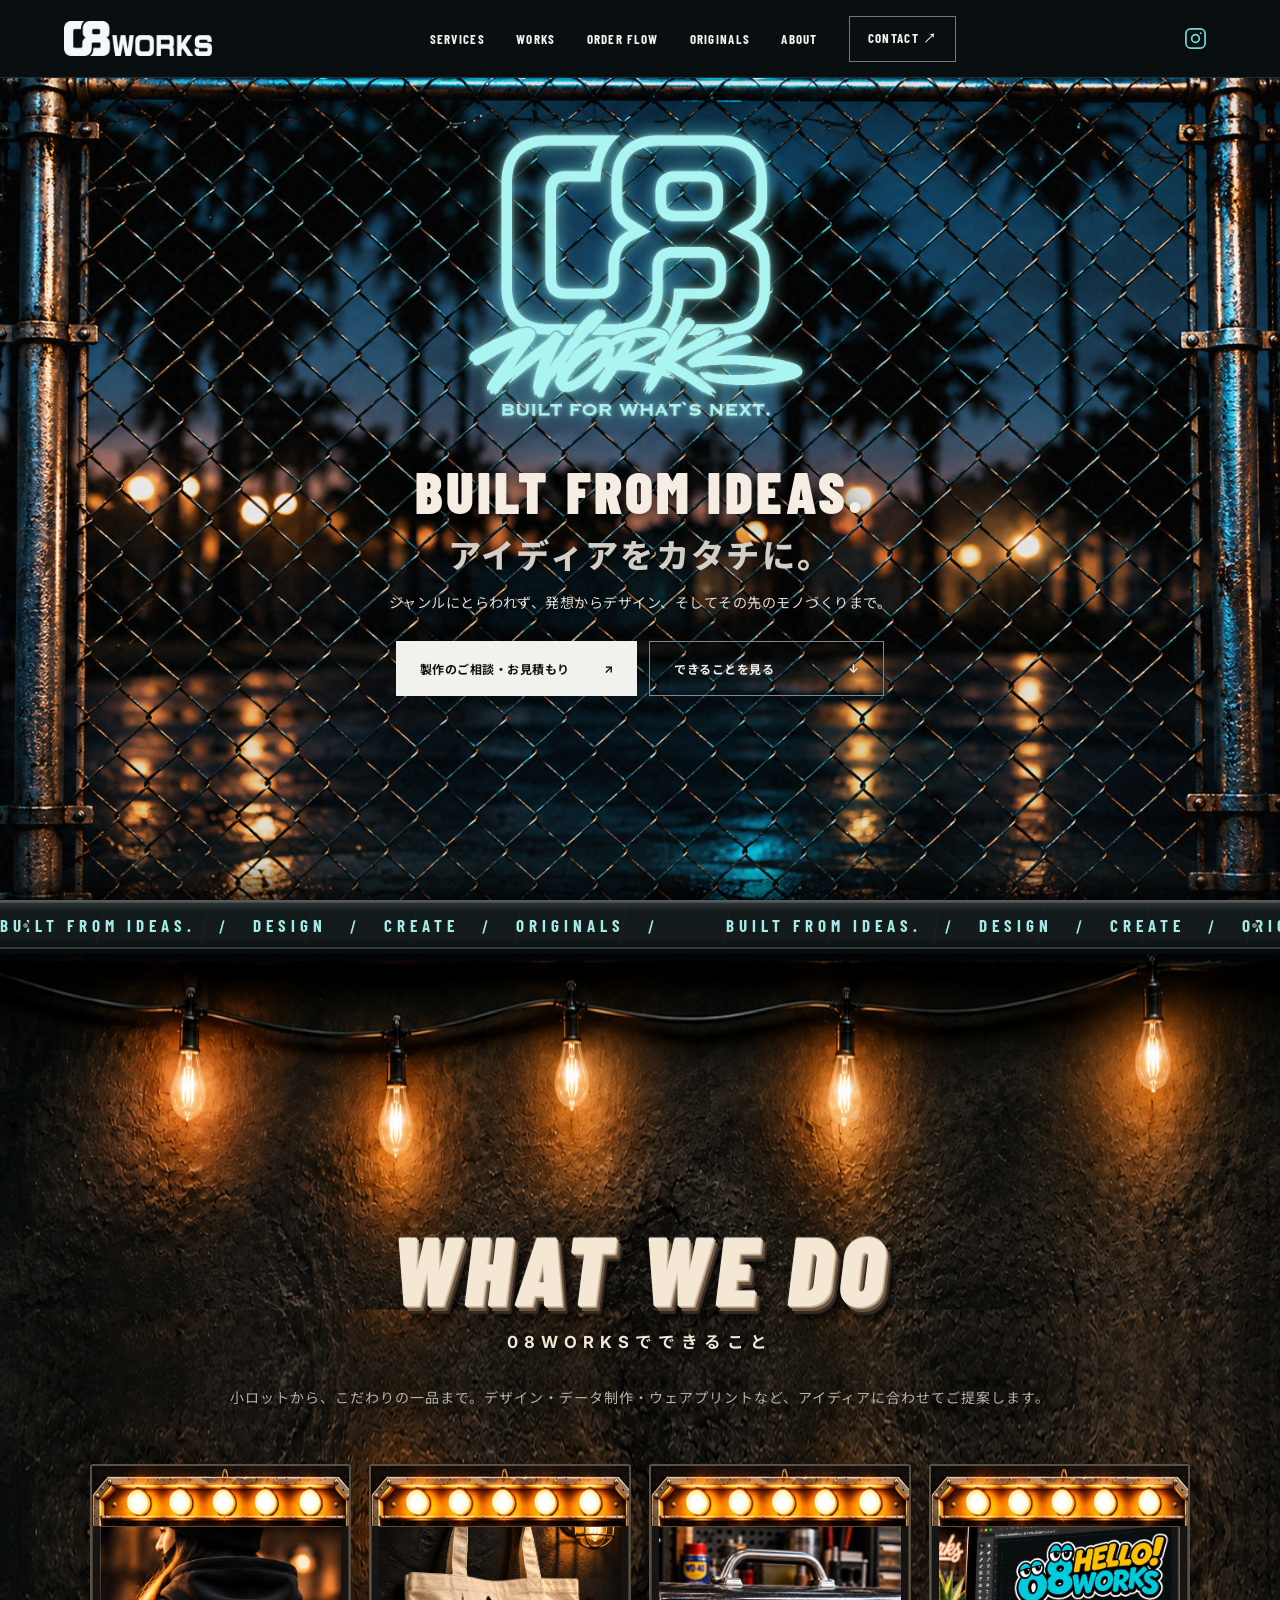
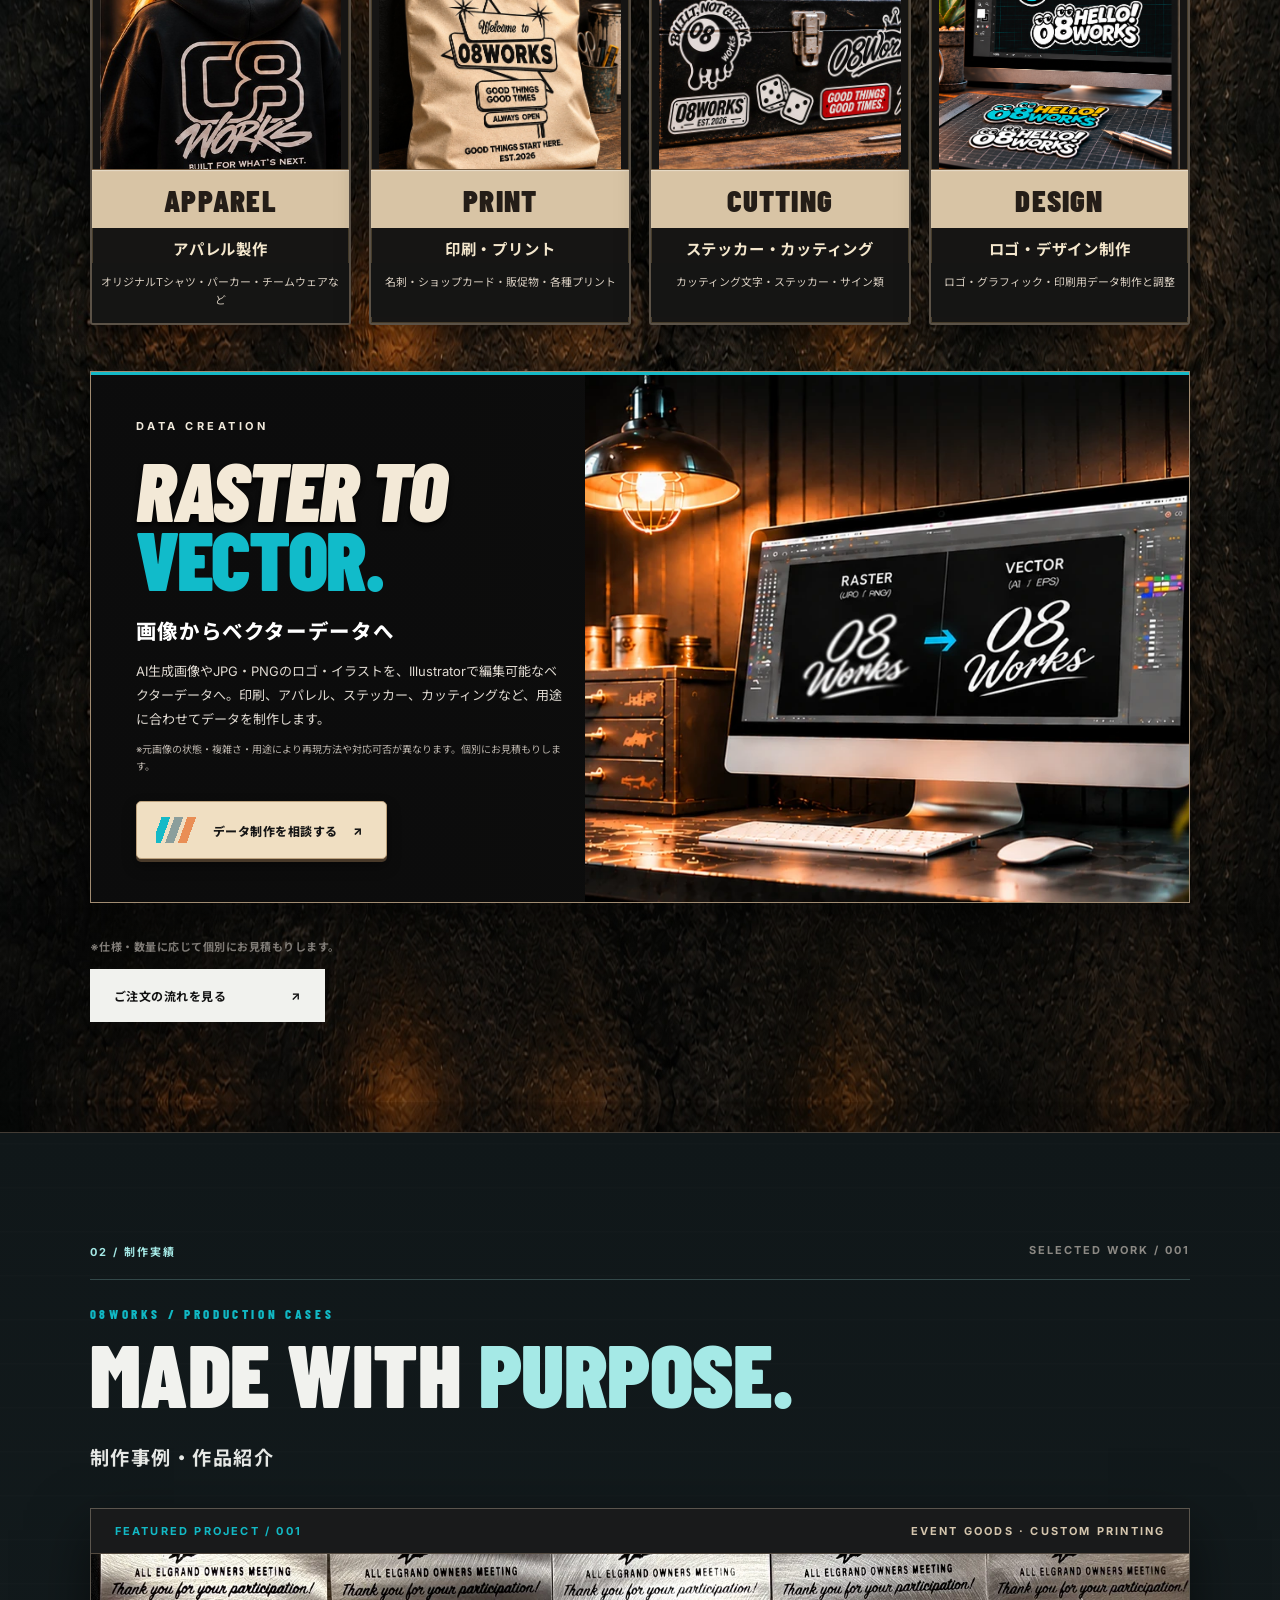
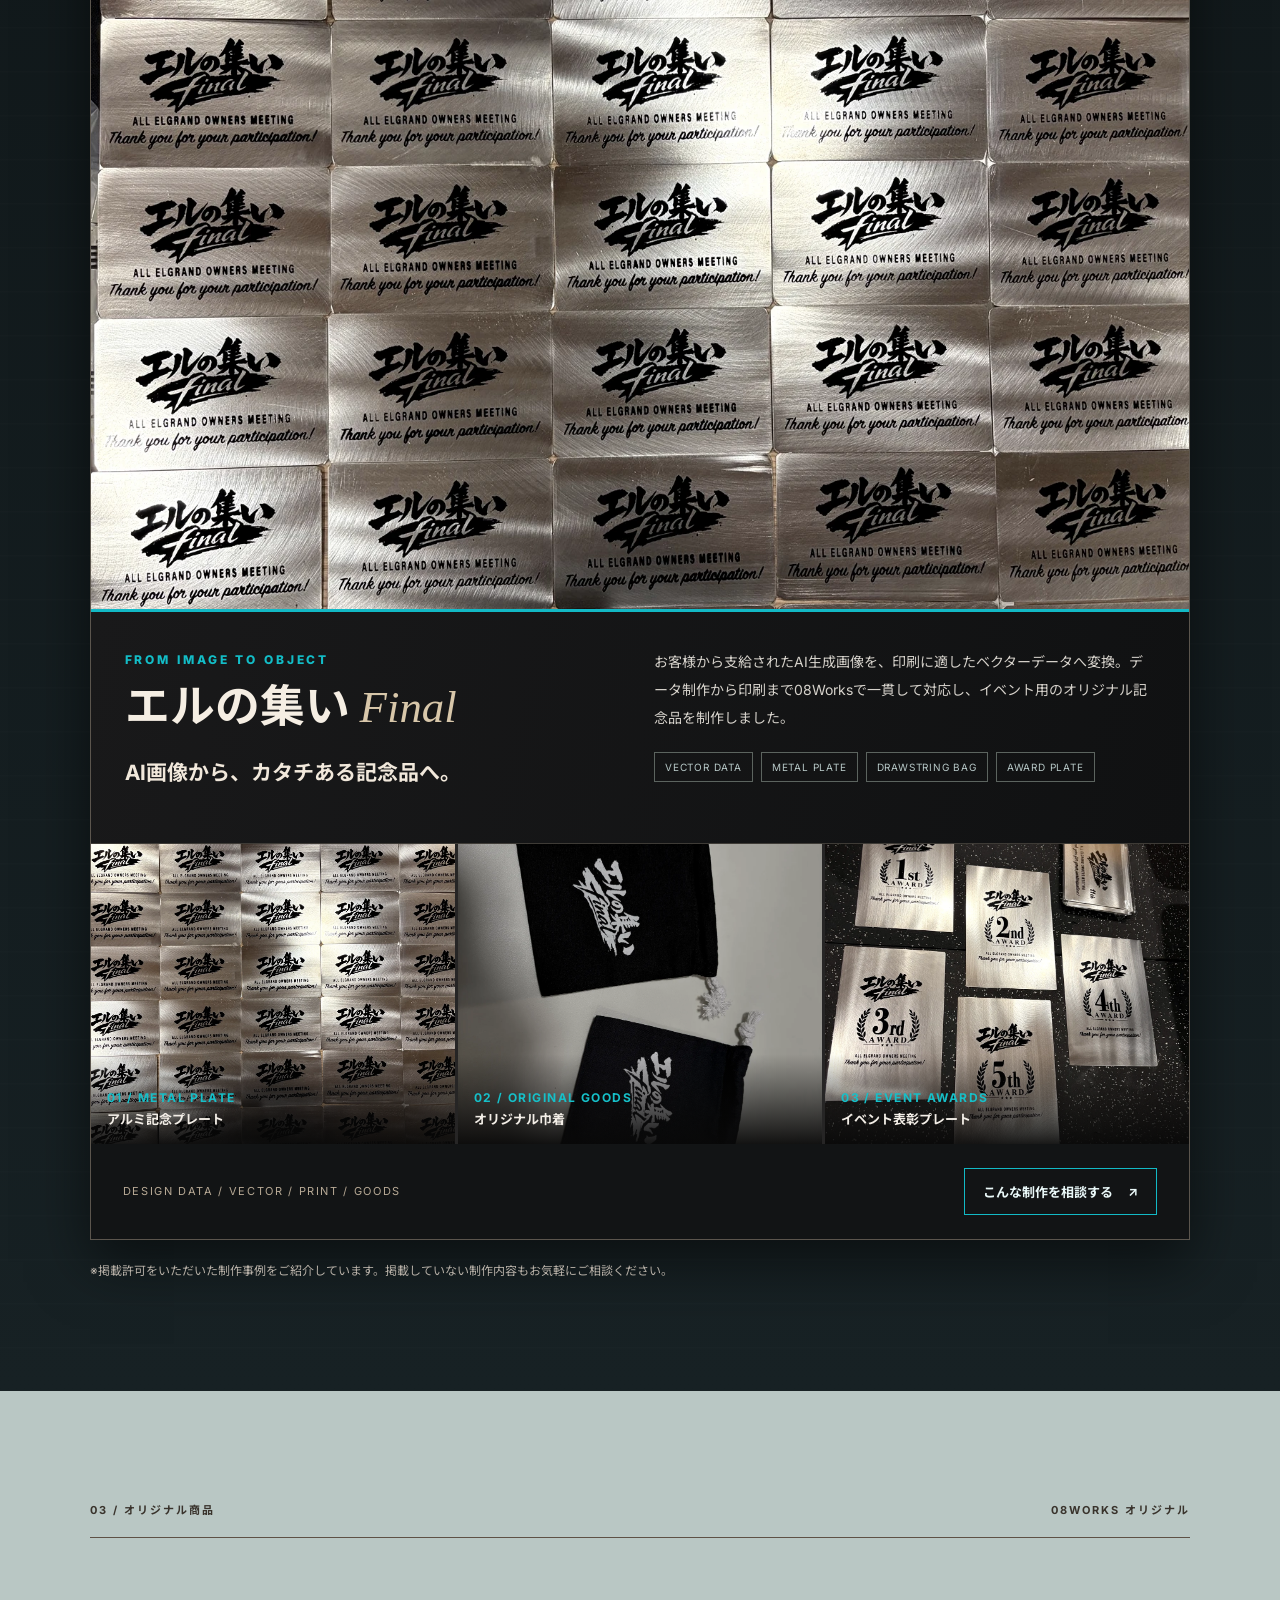
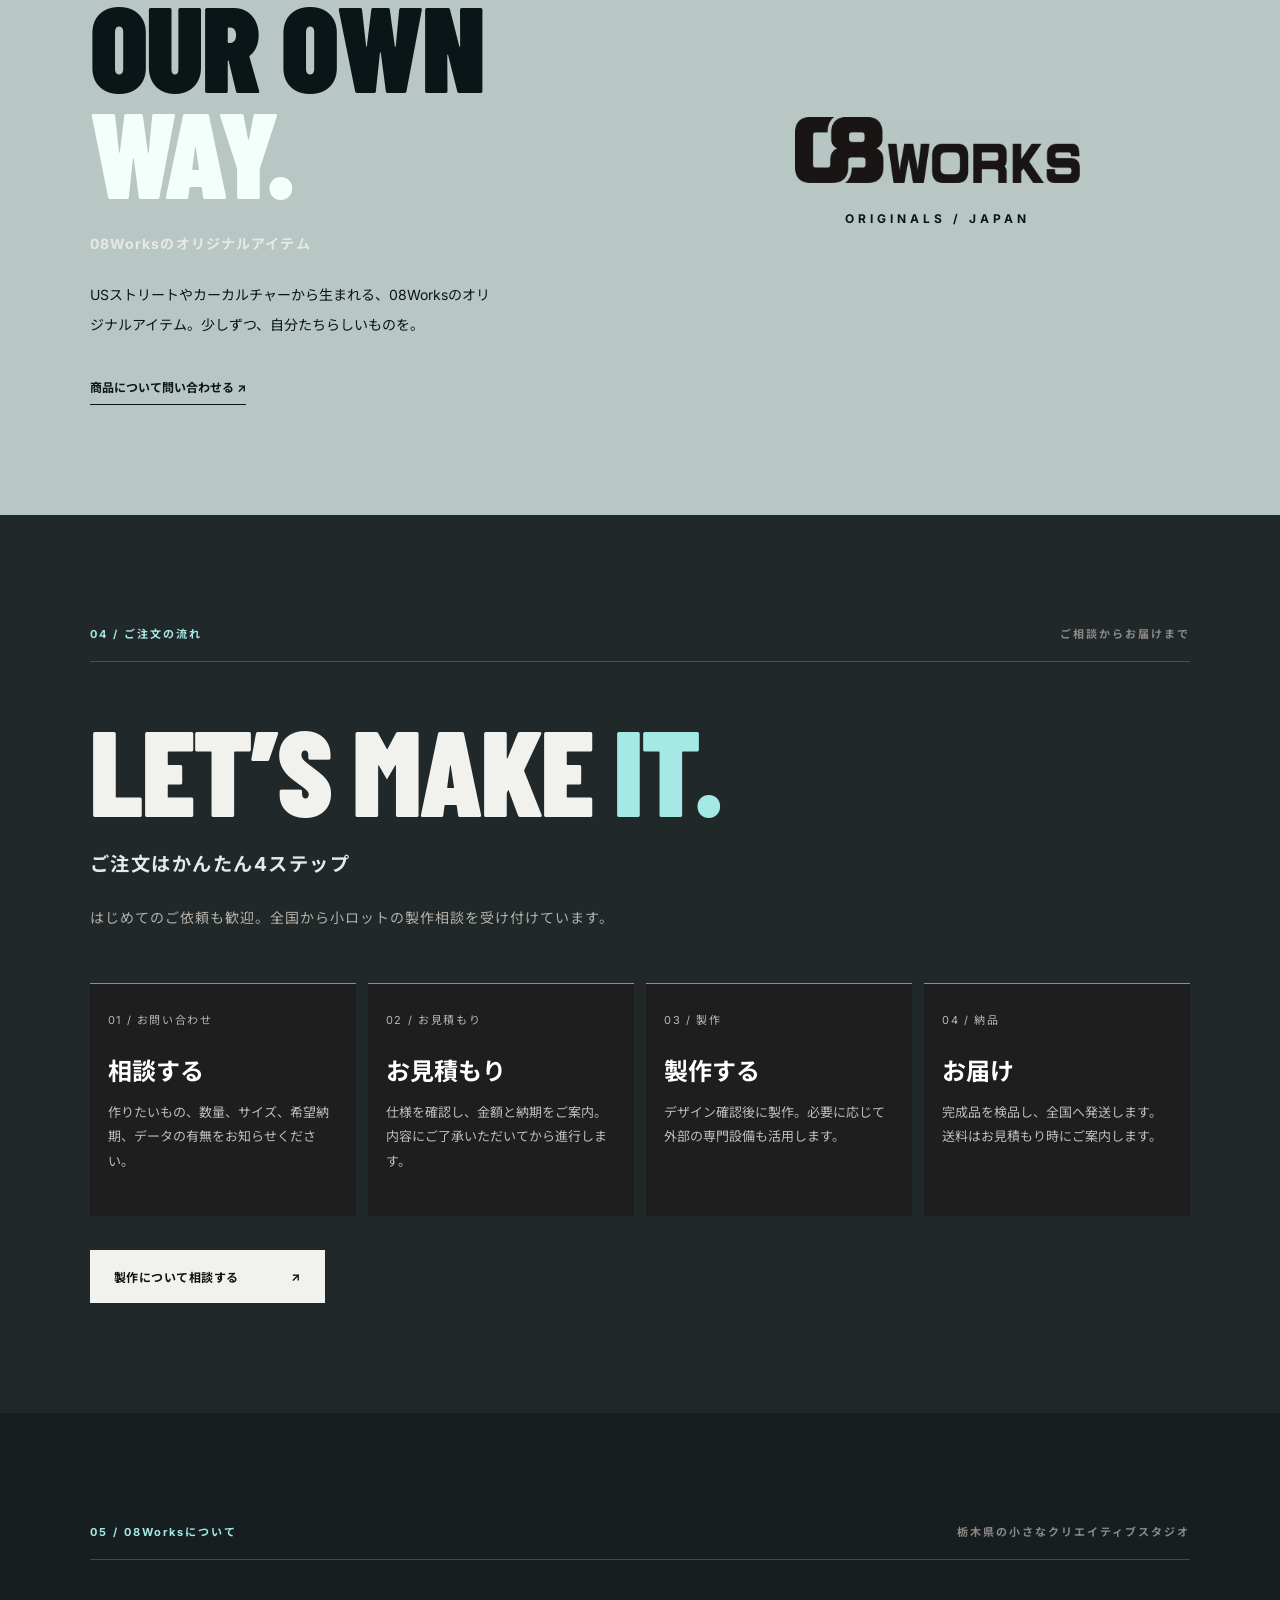
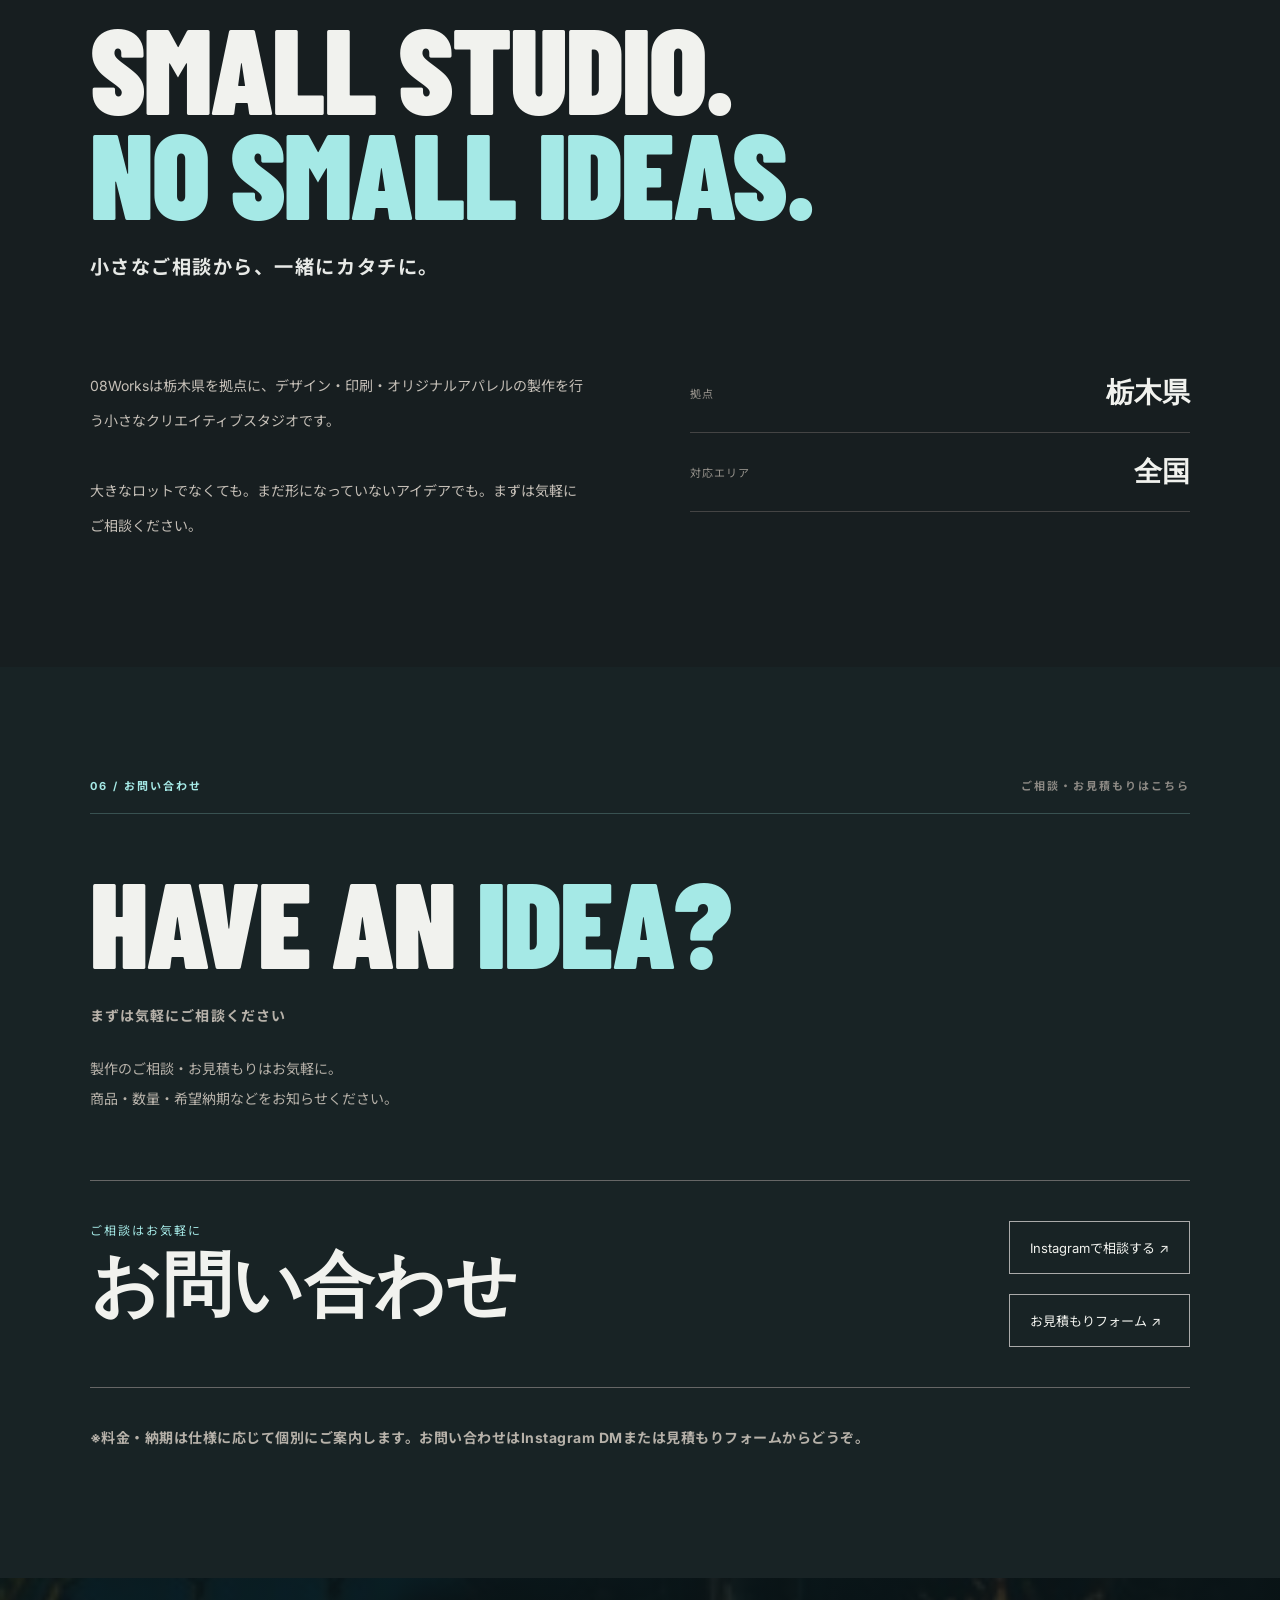
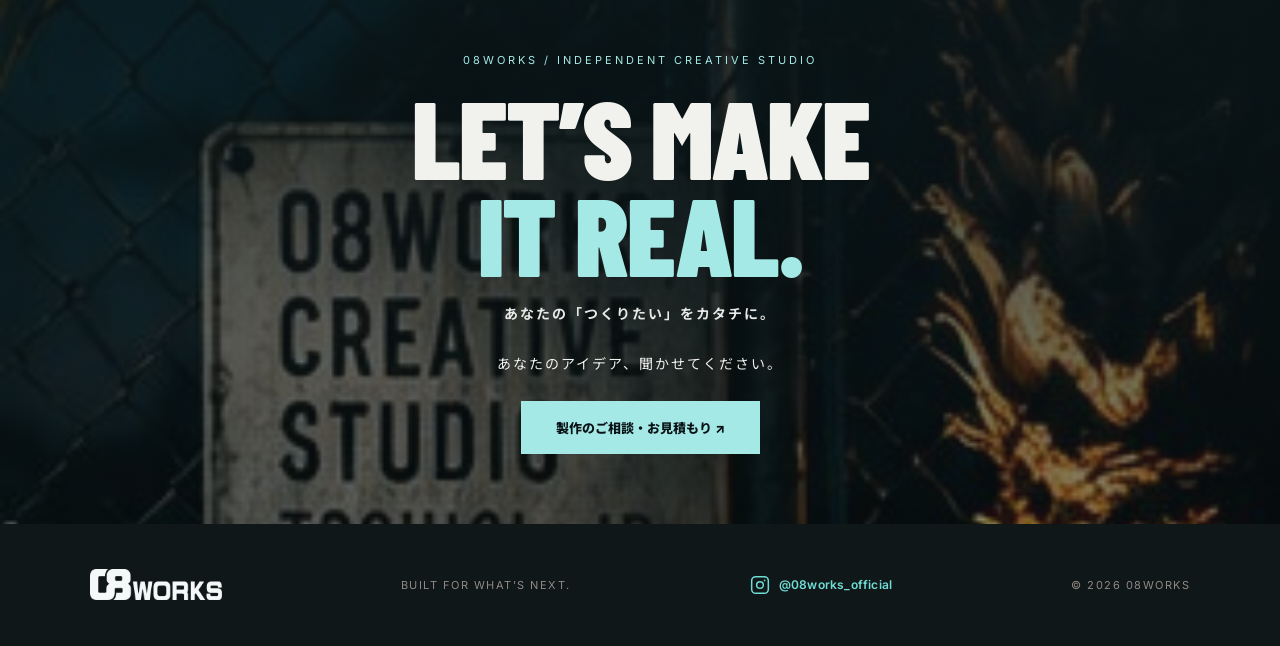
<file: 08works_index_1031.html>
<!DOCTYPE html>

<html lang="ja"><head><meta charset="utf-8"/><meta content="width=device-width,initial-scale=1" name="viewport"/><meta content="#101010" name="theme-color"/><meta content="08Works | 栃木発、全国対応のデザイン・プリントスタジオ。オリジナルアパレル、印刷、カッティング、グラフィックデザイン。" name="description"/><title>08WORKS — Design / Print / Culture</title><link href="style.css?v=1031" rel="stylesheet"/></head><body>
<header class="nav"><a aria-label="08Works ホーム" class="wordmark official-wordmark" href="#home"><img alt="08WORKS" src="assets/logo-08works-white.png"/></a><button aria-expanded="false" aria-label="メニューを開く" class="menu">MENU <span>☰</span></button><nav id="navigation"><a href="#services">SERVICES</a><a href="#works">WORKS</a><a href="#order">ORDER FLOW</a><a href="#originals">ORIGINALS</a><a href="#about">ABOUT</a><a class="navcontact" href="#contact">CONTACT ↗</a></nav><a aria-label="08Works公式Instagramを開く" class="instagram-header" href="https://www.instagram.com/08works_official/" rel="noopener noreferrer" target="_blank" title="Instagram @08works_official"><svg aria-hidden="true" fill="none" height="23" stroke="currentColor" stroke-linecap="round" stroke-linejoin="round" stroke-width="1.8" viewbox="0 0 24 24" width="23"><rect height="20" rx="5" width="20" x="2" y="2"></rect><circle cx="12" cy="12" r="4"></circle><circle cx="17.5" cy="6.5" fill="currentColor" r="1" stroke="none"></circle></svg></a></header>
<main><section class="hero" id="home"><div class="hero-grain"></div><div aria-hidden="true" class="fence-backdrop"></div><div aria-hidden="true" class="garage-floor"></div><div class="hero-content"><div class="neon-sign"><img alt="" aria-hidden="true" class="neon-back" src="assets/logo-ice-mint.png"/><img alt="08Works — Built for What's Next（3回タップでシークレットガレージ）" aria-label="08Worksロゴ" class="hero-logo neon-logo" id="secret-logo" role="button" src="assets/logo-ice-mint.png" tabindex="0"/></div><p class="hero-lead">BUILT FROM IDEAS.</p><p class="hero-ja">アイディアをカタチに。</p><p class="hero-description">ジャンルにとらわれず、発想からデザイン、そしてその先のモノづくりまで。</p><div class="actions"><a class="btn light" href="#contact">製作のご相談・お見積もり <span>↗</span></a><a class="btn outline" href="#services">できることを見る <span>↓</span></a></div></div></section>
<div aria-label="BUILT FROM IDEAS. / DESIGN / CREATE / ORIGINALS" class="ticker"><div class="ticker-track"><span aria-hidden="true" class="ticker-copy">BUILT FROM IDEAS. <b aria-hidden="true" class="ticker-separator">/</b> DESIGN <b aria-hidden="true" class="ticker-separator">/</b> CREATE <b aria-hidden="true" class="ticker-separator">/</b> ORIGINALS <b aria-hidden="true" class="ticker-separator">/</b></span><span aria-hidden="true" class="ticker-copy">BUILT FROM IDEAS. <b aria-hidden="true" class="ticker-separator">/</b> DESIGN <b aria-hidden="true" class="ticker-separator">/</b> CREATE <b aria-hidden="true" class="ticker-separator">/</b> ORIGINALS <b aria-hidden="true" class="ticker-separator">/</b></span></div></div>
<section class="section westcoast-services" id="services"><div aria-hidden="true" class="westcoast-atmosphere"><div class="string-wire"><i></i><i></i><i></i><i></i><i></i><i></i><i></i></div><div class="coastal-palm"></div></div><div class="marquee-title"><h2>WHAT WE DO</h2><span>08WORKSでできること</span></div><p class="intro">小ロットから、こだわりの一品まで。デザイン・データ制作・ウェアプリントなど、アイディアに合わせてご提案します。</p><div class="service-grid diner-marquees"><article class="service"><span class="num">01</span><div class="service-visual apparel v09-photo" style="--photo:url('assets/apparel-approved.jpg')"></div><h3>APPAREL <span>↗</span></h3><span class="service-ja">アパレル製作</span><p>オリジナルTシャツ・パーカー・チームウェアなど</p></article><article class="service"><span class="num">02</span><div class="service-visual print v09-photo" style="--photo:url('assets/print-tote-garage.jpg')"></div><h3>PRINT <span>↗</span></h3><span class="service-ja">印刷・プリント</span><p>名刺・ショップカード・販促物・各種プリント</p></article><article class="service"><span class="num">03</span><div class="service-visual cutting v09-photo" style="--photo:url('assets/cutting-toolbox-approved.jpg')"></div><h3>CUTTING <span>↗</span></h3><span class="service-ja">ステッカー・カッティング</span><p>カッティング文字・ステッカー・サイン類</p></article><article class="service"><span class="num">04</span><div class="service-visual design v09-photo" style="--photo:url('assets/design-studio-approved.png')"></div><h3>DESIGN <span>↗</span></h3><span class="service-ja">ロゴ・デザイン制作</span><p>ロゴ・グラフィック・印刷用データ制作と調整</p></article></div><div class="vector-feature"><div class="vector-feature-body"><div><span class="vector-tag">DATA CREATION</span><h3>RASTER TO<br/><em>VECTOR.</em></h3><p class="heading-ja">画像からベクターデータへ</p><p>AI生成画像やJPG・PNGのロゴ・イラストを、Illustratorで編集可能なベクターデータへ。印刷、アパレル、ステッカー、カッティングなど、用途に合わせてデータを制作します。</p><p class="vector-note">※元画像の状態・複雑さ・用途により再現方法や対応可否が異なります。個別にお見積もりします。</p><a class="btn light" href="#contact">データ制作を相談する <span>↗</span></a></div><div aria-hidden="true" class="vector-art"></div></div></div><p class="small-note">※仕様・数量に応じて個別にお見積もりします。</p><a class="btn light" href="#order">ご注文の流れを見る <span>↗</span></a></section>
<section class="section works" id="works"><div class="section-top"><span class="index">02 / 制作実績</span><span class="note">SELECTED WORK / 001</span></div>
<div class="works-kicker">08WORKS / PRODUCTION CASES</div><h2 class="v09-heading works-title">MADE WITH <em>PURPOSE.</em></h2><p class="heading-ja">制作事例・作品紹介</p>
<div class="works-case"><div class="works-case-top"><span>FEATURED PROJECT / 001</span><span>EVENT GOODS · CUSTOM PRINTING</span></div>
<div class="works-hero"><img alt="エルの集い Final：アルミプレート、巾着、表彰プレートの制作事例をまとめたビジュアル" loading="lazy" src="assets/works-1030-hero.webp"/></div>
<div class="works-info"><div class="works-info-heading"><span class="works-label">FROM IMAGE TO OBJECT</span><h3>エルの集い <i>Final</i></h3><p class="works-lead">AI画像から、カタチある記念品へ。</p></div><div class="works-info-copy"><p>お客様から支給されたAI生成画像を、印刷に適したベクターデータへ変換。データ制作から印刷まで08Worksで一貫して対応し、イベント用のオリジナル記念品を制作しました。</p><div class="works-tags"><span>VECTOR DATA</span><span>METAL PLATE</span><span>DRAWSTRING BAG</span><span>AWARD PLATE</span></div></div></div>
<div class="works-gallery"><figure class="works-photo"><img alt="エルの集い Finalのアルミ記念プレート" loading="lazy" src="assets/works-1031-metal.webp"/><figcaption><b>01 / METAL PLATE</b><span>アルミ記念プレート</span></figcaption></figure><figure class="works-photo"><img alt="黒い生地に白いロゴを印刷したオリジナル巾着" loading="lazy" src="assets/works-1031-pouch.webp"/><figcaption><b>02 / ORIGINAL GOODS</b><span>オリジナル巾着</span></figcaption></figure><figure class="works-photo"><img alt="順位を印刷したイベント表彰プレート" loading="lazy" src="assets/works-1031-award.webp"/><figcaption><b>03 / EVENT AWARDS</b><span>イベント表彰プレート</span></figcaption></figure></div>
<div class="works-bottom"><span>DESIGN DATA / VECTOR / PRINT / GOODS</span><a href="#contact">こんな制作を相談する <span aria-hidden="true">↗</span></a></div></div>
<p class="works-privacy">※掲載許可をいただいた制作事例をご紹介しています。掲載していない制作内容もお気軽にご相談ください。</p></section>
<section class="originals section" id="originals"><div class="section-top"><span class="index">03 / オリジナル商品</span><span class="note">08WORKS オリジナル</span></div><div class="originals-inner"><div><h2>OUR OWN<br/><em>WAY.</em></h2><p class="heading-ja">08Worksのオリジナルアイテム</p><p>USストリートやカーカルチャーから生まれる、08Worksのオリジナルアイテム。少しずつ、自分たちらしいものを。</p><a class="textlink" href="#contact">商品について問い合わせる ↗</a></div><div class="original-mark official-original"><img alt="08WORKS" src="assets/logo-08works-black.png"/><span>ORIGINALS / JAPAN</span></div></div></section>
<section class="section order" id="order"><div class="section-top"><span class="index">04 / ご注文の流れ</span><span class="note">ご相談からお届けまで</span></div><h2>LET’S MAKE <em>IT.</em></h2><p class="heading-ja">ご注文はかんたん4ステップ</p><p class="intro">はじめてのご依頼も歓迎。全国から小ロットの製作相談を受け付けています。</p><div class="order-grid"><article><span>01 / お問い合わせ</span><h3>相談する</h3><p>作りたいもの、数量、サイズ、希望納期、データの有無をお知らせください。</p></article><article><span>02 / お見積もり</span><h3>お見積もり</h3><p>仕様を確認し、金額と納期をご案内。内容にご了承いただいてから進行します。</p></article><article><span>03 / 製作</span><h3>製作する</h3><p>デザイン確認後に製作。必要に応じて外部の専門設備も活用します。</p></article><article><span>04 / 納品</span><h3>お届け</h3><p>完成品を検品し、全国へ発送します。送料はお見積もり時にご案内します。</p></article></div><a class="btn light" href="#contact">製作について相談する <span>↗</span></a></section><section class="section about" id="about"><div class="section-top"><span class="index">05 / 08Worksについて</span><span class="note">栃木県の小さなクリエイティブスタジオ</span></div><h2>SMALL STUDIO.<br/><em>NO SMALL IDEAS.</em></h2><p class="heading-ja">小さなご相談から、一緒にカタチに。</p><div class="about-bottom"><p>08Worksは栃木県を拠点に、デザイン・印刷・オリジナルアパレルの製作を行う小さなクリエイティブスタジオです。<br/><br/>大きなロットでなくても。まだ形になっていないアイデアでも。まずは気軽にご相談ください。</p><div class="about-stats"><div><span>拠点</span><strong>栃木県</strong></div><div><span>対応エリア</span><strong>全国</strong></div></div></div></section>
<section class="section contact" id="contact"><div class="section-top"><span class="index">06 / お問い合わせ</span><span class="note">ご相談・お見積もりはこちら</span></div><h2>HAVE AN <em>IDEA?</em></h2><p class="heading-ja">まずは気軽にご相談ください</p><p>製作のご相談・お見積もりはお気軽に。<br/>商品・数量・希望納期などをお知らせください。</p><div class="contact-panel"><div><span>ご相談はお気軽に</span><strong>お問い合わせ</strong></div><div class="contact-links"><a href="https://www.instagram.com/08works_official/" rel="noopener noreferrer" target="_blank">Instagramで相談する ↗</a><a href="https://docs.google.com/forms/d/e/1FAIpQLSfEHnrceDshXOqJmn7U4kMbpI15P3efPSu_LuZWrHKmIyG1lg/viewform" rel="noopener noreferrer" target="_blank">お見積もりフォーム ↗</a></div></div><p class="small-note">※料金・納期は仕様に応じて個別にご案内します。お問い合わせはInstagram DMまたは見積もりフォームからどうぞ。</p></section><section aria-label="お問い合わせ" class="v09-sunset"><div class="v09-sunset-inner"><span>08WORKS / INDEPENDENT CREATIVE STUDIO</span><h2>LET’S MAKE<br/><em>IT REAL.</em></h2><p class="heading-ja">あなたの「つくりたい」をカタチに。</p><p>あなたのアイデア、聞かせてください。</p><a href="https://docs.google.com/forms/d/e/1FAIpQLSfEHnrceDshXOqJmn7U4kMbpI15P3efPSu_LuZWrHKmIyG1lg/viewform" rel="noopener noreferrer" target="_blank">製作のご相談・お見積もり ↗</a></div></section></main><footer><a aria-label="08Works ホーム" class="wordmark official-wordmark" href="#home"><img alt="08WORKS" src="assets/logo-08works-white.png"/></a><span>BUILT FOR WHAT'S NEXT.</span><a aria-label="Instagram @08works_official" class="instagram-footer" href="https://www.instagram.com/08works_official/" rel="noopener noreferrer" target="_blank"><svg aria-hidden="true" fill="none" height="23" stroke="currentColor" stroke-linecap="round" stroke-linejoin="round" stroke-width="1.8" viewbox="0 0 24 24" width="23"><rect height="20" rx="5" width="20" x="2" y="2"></rect><circle cx="12" cy="12" r="4"></circle><circle cx="17.5" cy="6.5" fill="currentColor" r="1" stroke="none"></circle></svg><span>@08works_official</span></a><span>© <span id="year"></span> 08WORKS</span></footer><div aria-hidden="true" class="secret-flash" id="secret-flash"></div>
<div aria-hidden="true" aria-label="08Works Secret Garage" aria-modal="true" class="secret-overlay" id="secret-overlay" role="dialog">
<div aria-hidden="true" class="secret-shutter"></div>
<div class="garage-scene">
<div class="garage-shade"></div><div aria-hidden="true" class="headlight-dimmer"></div><div aria-hidden="true" class="headlight-glow"></div>
<div class="garage-top"><span>08WORKS / RESTRICTED AREA</span><button id="secret-close" type="button">ガレージを閉じる ×</button></div>
<div class="garage-heading"><span>ACCESS GRANTED / #008</span><h2>SECRET<br/>GARAGE.</h2><p>気になる場所をタップしてみろ。<br/>ここは08Worksの裏側。</p></div>
<button class="garage-hotspot h-projects" data-zone="projects"><span class="hotspot-dot"></span><span class="hotspot-label">PROJECTS <small>実験・試作品</small></span></button>
<button class="garage-hotspot h-archive" data-zone="archive"><span class="hotspot-dot"></span><span class="hotspot-label">ARCHIVE <small>ボツ案・ラフ</small></span></button>
<button class="garage-hotspot h-apparel" data-zone="apparel"><span class="hotspot-dot"></span><span class="hotspot-label">APPAREL LAB <small>アパレル実験室</small></span></button>
<button class="garage-hotspot h-drop" data-zone="drop"><span class="hotspot-dot"></span><span class="hotspot-label">SECRET DROP <small>COMING SOON</small></span></button>
<!-- Mobile image-native sign tap areas: coordinates follow the 16:9 garage image -->
<button aria-label="画像のARCHIVE看板を開く" class="garage-image-tap sign-archive" data-zone="archive" type="button"></button>
<button aria-label="画像のPROJECTS看板を開く" class="garage-image-tap sign-projects" data-zone="projects" type="button"></button>
<button aria-label="画像のAPPAREL LAB看板を開く" class="garage-image-tap sign-apparel" data-zone="apparel" type="button"></button>
<button aria-label="画像のSECRET DROP看板を開く" class="garage-image-tap sign-drop" data-zone="drop" type="button"></button>
<button aria-label="インパラのヘッドライトを点灯・消灯" aria-pressed="false" class="impala-hotspot" id="impala-hotspot" type="button"><span class="visually-hidden">ヘッドライトを切り替える</span></button>
<div class="garage-hint">看板をタップして探索</div>
<div class="garage-detail" hidden="" id="garage-detail"><button id="garage-back" type="button">← ガレージに戻る</button><span id="garage-number">AREA 01</span><h3 id="garage-title">PROJECTS</h3><p id="garage-description"></p><div aria-live="polite" class="garage-items" id="garage-items"></div><div class="garage-empty" id="garage-empty"><span>08W / UNDER CONSTRUCTION</span><strong>MORE TO COME.</strong><small>新しい作品を準備中。</small></div><div class="garage-detail-cta"><p>YOUR IDEA, OUR NEXT PROJECT.</p><a href="#contact" id="garage-contact-link">製作の相談・お見積もり ↗</a><span>※写真・実績は順次公開予定</span></div></div>
</div>
</div><script src="garage-content.js"></script><script src="script.js"></script></body></html>
</file>
<file: style.css>
@import url('https://fonts.googleapis.com/css2?family=Barlow+Condensed:wght@500;600;700;800;900&family=Inter:wght@400;500;600;700;800&family=Noto+Sans+JP:wght@400;500;700&display=swap');
:root{--black:#101010;--paper:#eeeae3;--muted:#99958e;--line:#343434;--bronze:#b59b7c}*{box-sizing:border-box}html{scroll-behavior:smooth}body{margin:0;background:var(--black);color:var(--paper);font-family:Inter,'Noto Sans JP',sans-serif;-webkit-font-smoothing:antialiased}a{color:inherit;text-decoration:none}button{font:inherit}.nav{height:78px;padding:0 5%;display:flex;align-items:center;justify-content:space-between;border-bottom:1px solid #ffffff24;position:sticky;top:0;z-index:20;background:#101010ed;backdrop-filter:blur(16px)}.wordmark{font:900 33px/1 'Barlow Condensed',sans-serif;letter-spacing:-1px}.wordmark span{font-weight:500;letter-spacing:-1.5px}.wordmark i{font:500 10px Inter;vertical-align:top}.nav nav{display:flex;align-items:center;gap:31px}.nav nav a{font:700 13px 'Barlow Condensed',sans-serif;letter-spacing:1.3px}.nav nav a:hover,.textlink:hover{color:var(--bronze)}.navcontact{border:1px solid #777;padding:13px 18px}.menu{display:none}.hero{min-height:690px;height:calc(100svh - 78px);max-height:1000px;position:relative;display:flex;flex-direction:column;justify-content:space-between;overflow:hidden;padding:36px 5% 27px;background:radial-gradient(ellipse at 75% 60%,#36312d 0%,#181817 33%,#101010 70%)}.hero:after{content:'08';position:absolute;font:900 min(72vw,1000px)/.8 'Barlow Condensed',sans-serif;color:#ffffff05;right:-1%;bottom:4%;pointer-events:none}.hero-grain{position:absolute;inset:0;opacity:.13;pointer-events:none;background-image:url("data:image/svg+xml,%3Csvg viewBox='0 0 180 180' xmlns='http://www.w3.org/2000/svg'%3E%3Cfilter id='n'%3E%3CfeTurbulence type='fractalNoise' baseFrequency='.8' numOctaves='3' stitchTiles='stitch'/%3E%3C/filter%3E%3Crect width='100%25' height='100%25' filter='url(%23n)' opacity='.5'/%3E%3C/svg%3E")}.eyebrow,.hero-bottom,.section-top,.index,.note,.small-note{font-size:11px;letter-spacing:2px;font-weight:700}.eyebrow span{color:var(--muted)}.hero-content{position:relative;z-index:1;max-width:890px;margin:0 auto;text-align:center;width:100%}.hero-side{color:var(--bronze);font:700 13px 'Barlow Condensed';letter-spacing:4px;margin-bottom:20px}.hero-side span{color:#777}.hero-logo{display:block;width:min(58vw,510px);max-height:320px;object-fit:contain;margin:0 auto 25px;filter:drop-shadow(0 20px 45px #0005)}.hero-lead{font:700 clamp(14px,2vw,20px) 'Barlow Condensed';letter-spacing:3.5px;margin:0 0 20px}.hero-ja{font-size:clamp(15px,2vw,19px);line-height:2.2;letter-spacing:2px;color:#d3cec6;margin:0 0 36px}.actions{display:flex;gap:12px;justify-content:center;flex-wrap:wrap}.btn{display:inline-flex;gap:34px;align-items:center;justify-content:space-between;padding:18px 24px;min-width:235px;font-size:12px;font-weight:700;letter-spacing:.5px}.btn.light{background:var(--paper);color:#111}.btn.outline{border:1px solid #888}.btn:hover{transform:translateY(-2px)}.hero-bottom{display:flex;justify-content:space-between;color:#9d968d}.ticker{overflow:hidden;border-top:1px solid #4a443e;border-bottom:1px solid #4a443e;background:#211f1c;color:#c3b7a7;padding:13px 0;white-space:nowrap}.ticker div{font:700 17px 'Barlow Condensed';letter-spacing:5px;text-align:center}.ticker b{color:var(--bronze);margin:0 15px}.section{padding:110px 7%;scroll-margin-top:78px}.section-top{display:flex;justify-content:space-between;color:var(--bronze);padding-bottom:20px;border-bottom:1px solid #414141}.note{color:#8c8984}h2{font:900 clamp(64px,9.4vw,148px)/.88 'Barlow Condensed',sans-serif;letter-spacing:-2px;margin:55px 0 26px}h2 em{font-style:normal;color:var(--bronze)}.intro{color:#b6b1a9;font-size:14px;line-height:2.2;letter-spacing:1px;margin-bottom:50px}.service-grid{display:grid;grid-template-columns:repeat(4,1fr);gap:15px}.service{min-width:0}.service .num{font:700 12px 'Barlow Condensed';color:var(--bronze)}.service-visual{height:clamp(170px,24vw,310px);margin:12px 0 18px;display:flex;align-items:center;justify-content:center;font:900 clamp(110px,15vw,220px)/1 'Barlow Condensed';position:relative;overflow:hidden}.service-visual span{font:700 35px Inter;position:absolute;right:13%;bottom:20%;color:#bca78e}.apparel{background:linear-gradient(135deg,#242424,#45413e)}.print{background:linear-gradient(135deg,#38332e,#191919)}.cutting{background:linear-gradient(135deg,#171717,#474747)}.design{background:linear-gradient(135deg,#3b3934,#1e1d1c)}.service h3{display:flex;justify-content:space-between;font:800 30px 'Barlow Condensed';margin:0 0 7px}.service h3 span{font-size:18px;color:var(--bronze)}.service p{font-size:12px;color:#a9a59e;line-height:1.9;margin:0}.small-note{color:#817d78;letter-spacing:.5px;margin-top:35px;line-height:1.8}.works{background:#181818}.work-grid{display:grid;grid-template-columns:1.25fr 1fr;gap:16px}.work-placeholder{min-height:360px;padding:25px;background:linear-gradient(135deg,#403b34,#171717);display:flex;flex-direction:column;justify-content:space-between}.work-placeholder.secondary{background:linear-gradient(130deg,#262626,#514b43)}.work-placeholder span,.work-placeholder small{font-size:11px;letter-spacing:2px;color:#c5b7a4}.work-placeholder strong{font:900 clamp(55px,8vw,112px)/.82 'Barlow Condensed';letter-spacing:-1px}.originals{background:#b6a48e;color:#171512}.originals .section-top{border-color:#5e5145}.originals .index,.originals .note{color:#39332c}.originals-inner{display:grid;grid-template-columns:1.1fr 1fr;align-items:center;gap:40px;min-height:420px}.originals h2{margin-bottom:24px}.originals h2 em{color:#f1ece4}.originals p{max-width:400px;line-height:2.1;font-size:14px}.textlink{display:inline-block;margin-top:25px;border-bottom:1px solid;padding-bottom:9px;font-weight:700;font-size:12px}.original-mark{font:900 clamp(170px,28vw,410px)/.7 'Barlow Condensed';text-align:center;letter-spacing:-10px}.original-mark span{display:block;font:700 12px Inter;letter-spacing:4px;margin-top:30px}.about-bottom{display:grid;grid-template-columns:1fr 1fr;gap:100px;margin-top:70px}.about-bottom p{max-width:520px;line-height:2.5;font-size:14px;color:#c5bfb7}.about-stats div{padding:20px 0;border-bottom:1px solid #444;display:flex;justify-content:space-between;align-items:center}.about-stats span{font-size:11px;color:var(--muted);letter-spacing:1px}.about-stats strong{font:700 28px 'Barlow Condensed'}.contact{background:#20201f}.contact>p{line-height:2.2;font-size:14px;color:#b6b1a9}.contact-panel{border-top:1px solid #666;border-bottom:1px solid #666;margin-top:65px;padding:40px 0;display:flex;justify-content:space-between;gap:30px}.contact-panel>div:first-child{display:flex;flex-direction:column;gap:12px}.contact-panel>div:first-child span{font-size:12px;color:var(--bronze);letter-spacing:2px}.contact-panel strong{font:900 70px/.9 'Barlow Condensed'}.contact-links{display:flex;flex-direction:column;gap:20px;justify-content:center}.contact-links a{border:1px solid #aaa;padding:16px 20px;font-size:13px}.contact-links span{font-size:12px;color:#aaa}footer{padding:40px 7%;display:flex;justify-content:space-between;align-items:center;gap:20px}footer>span{font-size:11px;letter-spacing:1.5px;color:#8e8a83}@media(max-width:760px){.nav{height:66px;padding:0 6%}.wordmark{font-size:28px}.menu{display:block;background:none;color:var(--paper);border:0;font-size:12px;letter-spacing:2px;font-weight:700}.menu span{font-size:17px;margin-left:8px}.nav nav{display:none;position:absolute;top:66px;left:0;right:0;background:#171717;padding:24px 6%;flex-direction:column;align-items:stretch;gap:22px}.nav nav.open{display:flex}.nav nav a{font-size:18px}.hero{height:auto;min-height:690px;padding:30px 6% 25px}.hero-content{margin:auto}.hero-logo{width:min(83vw,430px);max-height:330px}.eyebrow{font-size:9px;line-height:1.8}.hero-lead{letter-spacing:1.5px}.hero-bottom{font-size:9px}.btn{width:100%;max-width:360px}.section{padding:75px 6%;scroll-margin-top:66px}.section-top{font-size:9px;gap:12px}.note{font-size:9px;text-align:right}h2{font-size:clamp(60px,13vw,95px);margin:45px 0 24px}.service-grid{grid-template-columns:repeat(2,1fr);gap:32px 12px}.service-visual{height:190px}.service h3{font-size:26px}.work-grid{grid-template-columns:1fr}.work-placeholder{min-height:290px}.originals-inner{grid-template-columns:1fr;gap:50px}.original-mark{font-size:240px}.about-bottom{grid-template-columns:1fr;gap:25px;margin-top:35px}.contact-panel{flex-direction:column}.contact-panel strong{font-size:60px}footer{flex-wrap:wrap}footer>span{font-size:9px}}@media(max-width:390px){.service-visual{height:145px}.service h3{font-size:23px}.original-mark{font-size:190px}}

/* v02: order guide */
.order{background:#151515}.order-grid{display:grid;grid-template-columns:repeat(4,minmax(0,1fr));gap:12px;margin:45px 0 34px}.order-grid article{border-top:1px solid #8e8e8e;background:#1e1e1e;padding:24px 18px 30px;min-height:210px}.order-grid article span{font-size:11px;letter-spacing:.15em;color:#b7b7b7}.order-grid h3{font-size:24px;margin:24px 0 10px;color:#fff}.order-grid p{font-size:13px;line-height:1.85;color:#bcbcbc}@media(max-width:850px){.order-grid{grid-template-columns:repeat(2,minmax(0,1fr))}}@media(max-width:480px){.order-grid{grid-template-columns:1fr}.order-grid article{min-height:0}}

/* Ver.04 — AI-to-vector service */
.vector-feature{margin-top:46px;border:1px solid #6b6155;background:linear-gradient(120deg,#24211e,#111)}.vector-feature-top{display:flex;justify-content:space-between;gap:16px;border-bottom:1px solid #5a5147;padding:18px 24px;color:#b59b7c;font-size:10px;letter-spacing:2px;font-weight:700}.vector-feature-body{padding:38px;display:grid;grid-template-columns:1.2fr 1fr;gap:35px;align-items:center}.vector-tag{font-size:11px;color:#b59b7c;letter-spacing:2px;font-weight:700}.vector-feature h3{font:900 clamp(54px,7vw,110px)/.85 'Barlow Condensed',sans-serif;letter-spacing:-1px;margin:25px 0}.vector-feature h3 em{font-style:normal;color:#b59b7c}.vector-feature p{font-size:14px;line-height:2.1;color:#d4cec5;max-width:550px}.vector-feature .vector-note{font-size:11px;color:#aaa29a}.vector-feature .btn{margin-top:14px}.vector-art{min-height:330px;display:flex;justify-content:center;align-items:center;gap:15px;position:relative;border:1px solid #60594e;background:radial-gradient(circle at center,#4b4034,#1a1918 65%);overflow:hidden}.vector-art span{font:900 clamp(62px,8vw,120px)/1 'Barlow Condensed',sans-serif;letter-spacing:-3px}.vector-art span:last-of-type{color:#b59b7c}.vector-art b{font-size:30px;color:#c5b19b}.vector-art small{position:absolute;bottom:20px;left:15px;right:15px;text-align:center;font-size:9px;letter-spacing:2px;color:#c2b7aa}@media(max-width:760px){.vector-feature-top{padding:15px;font-size:8px}.vector-feature-body{grid-template-columns:1fr;padding:23px;gap:20px}.vector-art{min-height:210px}.vector-feature h3{font-size:64px}.vector-feature p{font-size:13px}}


/* 08WORKS V05 — TRUE ICE MINT NEON GARAGE */
.hero{isolation:isolate;background:linear-gradient(90deg,#0009,transparent 18% 82%,#0009),repeating-linear-gradient(0deg,#ffffff08 0 1px,transparent 1px 77px),linear-gradient(115deg,#1b1e1d 0%,#080a0a 58%,#1c1b18 100%)}
.hero:before{content:"";position:absolute;inset:0;z-index:0;pointer-events:none;background:radial-gradient(ellipse 31% 23% at 50% 46%,#73e5dc26,transparent 78%);opacity:.27}
.hero:after{opacity:.45}.hero-grain{z-index:0}.hero>.eyebrow,.hero>.hero-bottom{position:relative;z-index:1}
.garage-lightbar{position:absolute;top:9%;left:50%;transform:translateX(-50%);width:min(40vw,320px);height:3px;background:#c7fff7;box-shadow:0 0 8px 2px #83eee544,0 16px 45px 14px #3bbdb51a;opacity:.28;pointer-events:none}
.garage-floor{position:absolute;bottom:0;left:0;right:0;height:17%;background:linear-gradient(transparent,#73d8d00b 55%,#0009),repeating-linear-gradient(90deg,transparent 0 110px,#ffffff08 111px 112px);transform:perspective(320px) rotateX(48deg);transform-origin:bottom;pointer-events:none}
.neon-sign{position:relative;width:min(58vw,510px);max-width:100%;margin:0 auto 25px;display:grid;place-items:center;isolation:isolate}
.neon-sign .hero-logo{position:relative;z-index:2;display:block;width:100%;max-height:320px;margin:0;object-fit:contain;cursor:pointer;user-select:none;-webkit-user-select:none;touch-action:manipulation;filter:brightness(1.14) saturate(1.08) drop-shadow(0 0 2px #efffffcc) drop-shadow(0 0 7px #8df7ed9c) drop-shadow(0 0 15px #54cfc76b);animation:trueNeonHum 5.6s linear infinite}
.neon-sign .neon-back{position:absolute;inset:0;width:100%;height:100%;object-fit:contain;pointer-events:none;opacity:.36;filter:blur(12px) brightness(1.6) saturate(1.4);z-index:1;animation:backNeonHum 5.6s linear infinite}
.neon-sign .hero-logo:focus-visible{outline:2px solid #a5e9e6;outline-offset:10px}
@keyframes trueNeonHum{0%,17%,19%,54%,56%,100%{filter:brightness(1.14) saturate(1.08) drop-shadow(0 0 2px #efffffcc) drop-shadow(0 0 7px #8df7ed9c) drop-shadow(0 0 15px #54cfc76b)}18%,55%{filter:brightness(.98) saturate(1.12) drop-shadow(0 0 2px #b4f6efaa) drop-shadow(0 0 4px #54cfc74a)}}
@keyframes backNeonHum{0%,17%,19%,54%,56%,100%{opacity:.36}18%,55%{opacity:.14}}
.neon-sign .hero-logo.charge{animation:neonCharge .35s ease-out}.neon-sign .hero-logo.glitch{animation:neonGlitch .4s steps(3)}.neon-sign .hero-logo.burst{animation:neonBurst .75s cubic-bezier(.2,.8,.2,1)}
@keyframes neonCharge{50%{transform:scale(1.025);filter:drop-shadow(0 0 25px #a5e9e6)}}
@keyframes neonGlitch{0%,100%{transform:translate(0)}25%{transform:translate(8px,-3px);filter:drop-shadow(-8px 0 #5eeaff) drop-shadow(8px 0 #ff6d86) drop-shadow(0 0 30px #a5e9e6)}50%{transform:translate(-7px,3px);filter:drop-shadow(0 0 65px #a5e9e6)}75%{transform:translate(4px,-2px);filter:drop-shadow(0 0 28px white)}}
@keyframes neonBurst{0%{transform:scale(1)}35%{transform:scale(1.11);filter:drop-shadow(0 0 40px white) drop-shadow(0 0 95px #a5e9e6)}100%{transform:scale(1)}}
.secret-flash{position:fixed;inset:0;z-index:51;pointer-events:none;opacity:0;background:radial-gradient(circle at center,#fff 0%,#a5e9e6 22%,#000 80%)}.secret-flash.fire{animation:secretFlash .9s ease-out both}@keyframes secretFlash{0%{opacity:0}12%{opacity:.9}35%{opacity:.1}50%{opacity:.6}100%{opacity:0}}
.secret-overlay{position:fixed;inset:0;z-index:50;background:#050505f7;display:none;align-items:center;justify-content:center;padding:24px;text-align:center;overflow:hidden}.secret-overlay.show{display:flex}.secret-shutter{position:absolute;inset:0;background:repeating-linear-gradient(0deg,#171919 0 11px,#292b2b 12px 15px,#090a0a 16px 21px);box-shadow:inset 0 0 130px #000;z-index:2;transform:translateY(-110%);pointer-events:none}.secret-overlay.show .secret-shutter{animation:secretShutter 2.4s cubic-bezier(.35,.05,.35,1) both}@keyframes secretShutter{0%,18%{transform:translateY(0)}100%{transform:translateY(-110%)}}
.secret-card{border:1px solid #a5e9e6;max-width:570px;width:100%;padding:42px 20px;background:repeating-linear-gradient(0deg,transparent 0 23px,#ffffff08 24px),#0b0b0b;box-shadow:0 0 32px #73d8d055,inset 0 0 24px #73d8d011;animation:secretGlow 2.5s ease-in-out infinite alternate}.secret-overlay.show .secret-card{animation:secretReveal 2.4s ease-out both,secretGlow 2.5s ease-in-out 2.4s infinite alternate}@keyframes secretReveal{0%,45%{opacity:0;transform:translateY(30px)}100%{opacity:1;transform:translateY(0)}}@keyframes secretGlow{to{box-shadow:0 0 65px #73d8d077,inset 0 0 35px #73d8d022}}
.secret-overline{font-size:10px;letter-spacing:.24em;color:#a5e9e6}.secret-card h2{font:900 clamp(44px,9vw,78px)/.9 'Barlow Condensed',sans-serif;letter-spacing:-.02em;margin:30px 0}.secret-card strong{display:inline-block;border:1px solid #a5e9e6;color:#a5e9e6;padding:9px 15px;font-size:12px;letter-spacing:.2em}.secret-card p{color:#bbb;font-size:13px;line-height:1.9;margin:24px 0}.secret-card button{background:transparent;color:white;border:1px solid #777;padding:12px 25px;cursor:pointer}
@media(max-width:760px){.neon-sign{width:min(83vw,430px)}}
@media(prefers-reduced-motion:reduce){.neon-sign .hero-logo,.neon-sign .neon-back,.neon-sign .hero-logo.charge,.neon-sign .hero-logo.glitch,.neon-sign .hero-logo.burst,.secret-flash.fire,.secret-overlay.show .secret-shutter,.secret-overlay.show .secret-card{animation:none!important}.secret-shutter{display:none}}

/* VER.06 — PC FENCE HERO */
.fence-backdrop{position:absolute;inset:0;z-index:0;pointer-events:none;opacity:.46;background:repeating-linear-gradient(45deg,transparent 0 29px,#82dcd630 30px,transparent 31px 60px),repeating-linear-gradient(-45deg,transparent 0 29px,#82dcd630 30px,transparent 31px 60px);mask-image:linear-gradient(90deg,#0009,#0004 25%,#0002 50%,#0004 75%,#0009)}
.hero .eyebrow,.hero .hero-content,.hero .hero-bottom{position:relative;z-index:2}.hero .fence-backdrop:after{content:"";position:absolute;inset:0;background:radial-gradient(ellipse at center,#6df1e622,transparent 62%)}
/* Fullscreen secret garage; actual backdrop is a locally bundled image */
.secret-overlay{padding:0;background:#030708}.secret-overlay.show{display:block}.garage-scene{position:absolute;inset:0;overflow:auto;background:#071014 url('assets/secret-garage.jpg') center center/cover no-repeat;text-align:left}.garage-shade{position:absolute;inset:0;pointer-events:none;background:linear-gradient(90deg,#020608d9 0%,#02060877 42%,#02060855 70%,#020608bb 100%),linear-gradient(0deg,#020608d9,transparent 45%,#02060880)}.garage-fence{position:absolute;inset:0;opacity:.17;pointer-events:none;background:repeating-linear-gradient(45deg,transparent 0 60px,#a4ece766 61px 63px,transparent 64px 120px),repeating-linear-gradient(-45deg,transparent 0 60px,#a4ece766 61px 63px,transparent 64px 120px);mask-image:linear-gradient(90deg,#000,transparent 35%,transparent 75%,#000)}
.garage-top{position:relative;z-index:3;display:flex;justify-content:space-between;align-items:center;gap:12px;padding:23px 4%;color:#a5e9e6;font-size:11px;letter-spacing:.14em;font-weight:800}.garage-top button,.garage-detail button{cursor:pointer;background:#071516dc;border:1px solid #a5e9e6;color:#cffffb;padding:12px 16px;font-size:11px;font-weight:800;letter-spacing:.08em}.garage-heading{position:relative;z-index:1;padding:5vh 6%;pointer-events:none}.garage-heading>span{color:#a5e9e6;letter-spacing:.2em;font-size:11px}.garage-heading h2{font-size:clamp(54px,8vw,110px);line-height:.83;margin:20px 0 22px;color:#fff;text-shadow:0 0 30px #2cc7c450}.garage-heading p{line-height:1.9;font-size:13px;color:#d6e8e7}.garage-hotspot{position:absolute;z-index:3;display:flex;gap:9px;align-items:center;color:#fff;border:0;background:transparent;cursor:pointer;text-align:left;padding:9px}.hotspot-dot{width:22px;height:22px;flex:none;border:3px solid #d6fffa;border-radius:50%;box-shadow:0 0 0 7px #56ded32b,0 0 19px #5affef;background:#2fbbb0;animation:spotPulse 2s infinite alternate}.hotspot-label{background:#020b0de0;border:1px solid #a5e9e6b0;padding:10px 13px;font-size:14px;font-weight:900;letter-spacing:.07em;box-shadow:0 0 20px #000b}.hotspot-label small{display:block;font-size:10px;color:#a5e9e6;margin-top:5px;letter-spacing:0}.h-projects{top:34%;left:48%}.h-archive{top:32%;right:4%}.h-apparel{bottom:19%;left:26%}.h-drop{bottom:17%;right:6%}.garage-hint{position:absolute;z-index:2;bottom:22px;left:5%;color:#c8f9f4;font-size:10px;letter-spacing:.13em;text-shadow:0 2px 10px #000}.garage-detail{position:absolute;z-index:5;inset:0;overflow:auto;background:linear-gradient(140deg,#071013f5,#0c2225f5);padding:clamp(24px,5vw,70px);color:white}.garage-detail[hidden]{display:none}.garage-detail>span{display:block;color:#a5e9e6;font-size:12px;letter-spacing:.2em;margin-top:6vh}.garage-detail h3{font:900 clamp(55px,12vw,135px)/.95 'Barlow Condensed',sans-serif;margin:16px 0}.garage-detail>p{max-width:580px;font-size:15px;line-height:2.1;color:#c7d6d5}.garage-empty{margin-top:35px;border:1px dashed #78d7d0a8;max-width:650px;min-height:190px;padding:25px;display:flex;flex-direction:column;justify-content:space-between;background:#05101299}.garage-empty span,.garage-empty small{font-size:11px;color:#a5e9e6;letter-spacing:.1em}.garage-empty strong{font:900 clamp(34px,6vw,65px) 'Barlow Condensed',sans-serif}@keyframes spotPulse{to{box-shadow:0 0 0 11px #56ded314,0 0 28px #5affef}}
@media(max-width:760px){.garage-scene{background-position:55% center}.garage-top{padding:18px 5%;font-size:9px}.garage-heading{padding:8vh 6% 0}.garage-heading h2{font-size:60px}.garage-heading p{font-size:11px}.garage-hotspot{gap:6px}.hotspot-dot{width:17px;height:17px;border-width:2px}.hotspot-label{font-size:11px;padding:8px}.hotspot-label small{font-size:9px}.h-projects{top:45%;left:5%}.h-archive{top:45%;right:3%}.h-apparel{bottom:23%;left:5%}.h-drop{bottom:23%;right:3%}.garage-hint{font-size:9px;bottom:18px}.garage-detail h3{font-size:65px}}
@media(prefers-reduced-motion:reduce){.hotspot-dot{animation:none}}

/* VER.06.1 — ACTUAL PHOTO-TEXTURED FENCE HERO FIX */
.hero{background:#061014 url('assets/fence-garage-bg.jpg') center center/cover no-repeat!important}
.hero:before{content:"";position:absolute;inset:0;z-index:0;pointer-events:none;background:radial-gradient(ellipse at 50% 42%,#01090b9e 0%,#01090b65 38%,#01090b36 72%),linear-gradient(180deg,#02070870,transparent 28%,#02070860 100%)}
.fence-backdrop{opacity:.14!important;mix-blend-mode:screen}
.hero:after{display:none}
.hero-grain{opacity:.08}
@media(max-width:760px){.hero{background-position:50% center!important}.fence-backdrop{opacity:.10!important}}

/* V06.5 stability-first: remove duplicated lattice and photo artifacts. */
.hero{background:radial-gradient(ellipse at 50% 47%,#143032 0%,#0b191b 39%,#080c0e 76%,#06090a 100%)!important}
.hero:before{content:"";position:absolute;inset:0;z-index:0;pointer-events:none;background:radial-gradient(ellipse at 50% 45%,transparent 0%,#03070844 58%,#030708b0 100%)}
.hero:after{display:none!important}
.fence-backdrop{display:none!important}
.garage-lightbar{display:none!important}
.hero-side{display:none!important}
.neon-sign{width:min(68vw,620px);margin:0 auto 26px}
.neon-sign .hero-logo{filter:brightness(1.05) saturate(1.05) drop-shadow(0 0 2px #dfffff88) drop-shadow(0 0 8px #6ce9df85)!important}
.neon-sign .neon-back{opacity:.20!important;filter:blur(10px) brightness(1.3)!important}
@keyframes trueNeonHum{0%,17%,19%,54%,56%,100%{filter:brightness(1.05) saturate(1.05) drop-shadow(0 0 2px #dfffff88) drop-shadow(0 0 8px #6ce9df85)}18%,55%{filter:brightness(.96) drop-shadow(0 0 4px #6ce9df65)}}
@keyframes backNeonHum{0%,17%,19%,54%,56%,100%{opacity:.20}18%,55%{opacity:.09}}
@media(max-width:760px){.neon-sign{width:min(88vw,460px)}}

/* V06.6: single continuous fence photograph-style asset; no duplicate CSS mesh */
.hero{background:#071216 url("assets/fence-clean.jpg") center center/cover no-repeat!important}
.hero:before{background:radial-gradient(ellipse at 50% 45%,#020b0d75 0%,#020b0d33 43%,#02080b65 100%)!important}
.fence-backdrop{display:none!important}
.hero:after{display:none!important}
@media(max-width:760px){.hero{background-position:center center!important}}

/* V06.7 — Single photographic chain-link fence. No synthetic lattice. */
.hero{background:#071216 url('assets/fence-natural.png') center center/cover no-repeat!important}
.hero:before{background:linear-gradient(180deg,#02070b52 0%,#02070b10 32%,#02070b35 70%,#02070b70 100%),radial-gradient(ellipse at 50% 43%,#02080a50 0%,#02080a20 40%,transparent 72%)!important}
.fence-backdrop{display:none!important}
.hero:after{display:none!important}
@media(max-width:760px){.hero{background-position:50% 50%!important}}

/* VER.07 / editable garage gallery */
.garage-items{display:grid;grid-template-columns:repeat(auto-fit,minmax(min(100%,270px),1fr));gap:20px;margin:32px 0 55px;max-width:1120px}.garage-item{border:1px solid #74d8d07d;background:#061517;overflow:hidden}.garage-item img{width:100%;aspect-ratio:4/3;object-fit:cover;display:block}.garage-item-body{padding:20px}.garage-item-date{color:#a5e9e6;font-size:10px;letter-spacing:.15em}.garage-item h4{font:900 clamp(27px,4vw,38px)/1.1 'Barlow Condensed',sans-serif;margin:10px 0}.garage-item p{font-size:13px;line-height:1.8;color:#c6d6d5}.garage-item a{display:inline-block;margin-top:12px;color:#a5e9e6;font-weight:800;font-size:12px}.garage-empty[hidden]{display:none}

/* V07.1: true interior, no foreground chain-link. Clickable signboard locations. */
.garage-scene{background-image:url('assets/secret-garage-signs.png')!important;background-position:center center!important;background-size:cover!important}
.garage-fence{display:none!important}
.garage-shade{background:linear-gradient(0deg,#02060888,transparent 27%),linear-gradient(90deg,#02060855,transparent 22%,transparent 78%,#02060844)!important}
.garage-heading{padding:2vh 5%;max-width:400px}.garage-heading h2{font-size:clamp(40px,5vw,65px);text-shadow:0 2px 12px #000}.garage-heading p{background:#041011a8;display:inline-block;padding:8px 12px}
.garage-hotspot{display:block;transform:translate(-50%,-50%);padding:0;min-width:0;min-height:0;border:2px solid transparent;border-radius:5px;background:transparent;transition:box-shadow .2s,border-color .2s,background .2s}
.garage-hotspot .hotspot-dot,.garage-hotspot .hotspot-label{display:none}
.garage-hotspot:hover,.garage-hotspot:focus-visible{outline:none;border-color:#a5e9e6;box-shadow:0 0 15px #6cf4e2, inset 0 0 22px #a5e9e622;background:#a5e9e61a}
.h-archive{top:35%;left:20%;right:auto;width:20%;height:17%}
.h-projects{top:35%;left:81%;right:auto;width:19%;height:16%}
.h-apparel{top:65%;left:49%;bottom:auto;width:23%;height:16%}
.h-drop{top:61%;left:83%;right:auto;bottom:auto;width:18%;height:14%}
.garage-hint{background:#061213d9;padding:10px 14px;border:1px solid #a5e9e655}
@media(max-width:760px){
.garage-scene{background-position:center center!important;background-size:auto 100%!important}
.garage-heading{padding:2vh 5% 0}.garage-heading h2{font-size:44px}.garage-heading p{font-size:10px}
.garage-hotspot{transform:none;position:relative;top:auto;left:auto;right:auto;bottom:auto;width:auto;height:auto;display:inline-flex;align-items:center;justify-content:center;margin:7px 4px;padding:13px 12px;border:1px solid #a5e9e6a8;background:#041214d9;min-height:46px;box-shadow:0 4px 14px #0009}
.garage-hotspot .hotspot-label{display:block;background:none;border:0;padding:0;font-size:11px;box-shadow:none}.garage-hotspot .hotspot-label small{display:none}
.garage-hotspot.h-archive{margin-left:5%}.garage-hotspot.h-apparel{margin-left:5%}
.garage-hint{position:relative;display:table;left:auto;bottom:auto;margin:12px 5%}
}

/* V07.2: genuine 08Works mark composited on garage wall; Impala easter egg */
.garage-scene{background-image:url('assets/secret-garage-impala.jpg')!important}
.impala-hotspot{position:absolute;z-index:4;right:0;bottom:4%;width:31%;height:48%;border:2px solid transparent;background:transparent;cursor:pointer;color:white}
.impala-hotspot span{position:absolute;bottom:12%;right:12%;padding:8px 12px;border:1px solid #a5e9e6a8;background:#071517e0;color:#c5fff9;font-weight:900;letter-spacing:.12em;font-size:11px;opacity:.88}
.impala-hotspot:hover,.impala-hotspot:focus-visible{outline:none;border-color:#a5e9e6aa;background:#a5e9e60b}
.impala-modal[hidden]{display:none}.impala-modal{position:absolute;z-index:8;inset:0;display:grid;place-items:center;overflow:auto;background:#010608e8;padding:24px;color:#fff}
.impala-card{width:min(100%,660px);border:1px solid #78d8d0a8;background:#081517;padding:clamp(18px,4vw,34px);box-shadow:0 0 70px #000;position:relative;text-align:center}
.impala-close{position:absolute;right:12px;top:12px;background:transparent;border:1px solid #a5e9e6;color:#a5e9e6;padding:9px 12px;cursor:pointer}
.impala-eyebrow{display:block;margin-top:26px;font-size:10px;letter-spacing:.18em;color:#a5e9e6}
.impala-card h3{font:900 clamp(46px,9vw,88px)/1 'Barlow Condensed',Impact,sans-serif;margin:12px 0 6px;color:#a5e9e6}
.impala-card p{font-size:11px;letter-spacing:.1em;color:#cbd9d7}
.impala-car-frame{margin:24px auto 18px;max-width:510px;transform-origin:55% 85%}
.impala-car-frame img{width:100%;display:block;border:1px solid #2e5455}
.impala-car-frame.bounce{animation:hydro-hop .75s cubic-bezier(.22,.7,.28,1) 2}
@keyframes hydro-hop{0%,100%{transform:translateY(0) rotate(0)}23%{transform:translateY(-23px) rotate(-5deg)}45%{transform:translateY(0) rotate(1deg)}65%{transform:translateY(-12px) rotate(3deg)}80%{transform:translateY(0) rotate(-1deg)}}
.impala-switch{background:#a5e9e6;color:#071314;border:0;padding:15px 25px;font-weight:900;letter-spacing:.12em;cursor:pointer}
.impala-card small{display:block;margin-top:15px;color:#8eb4b0;letter-spacing:.12em;font-size:9px}
@media(max-width:760px){.impala-hotspot{right:0;bottom:5%;width:45%;height:28%}.impala-hotspot span{right:4%;bottom:0;font-size:9px;padding:7px}.impala-modal{padding:12px}.impala-card{padding:20px 12px}}
@media(prefers-reduced-motion:reduce){.impala-car-frame.bounce{animation:none;outline:3px solid #a5e9e6}}

/* V07.3: image-native signs and subtle Impala light toggle */
.garage-scene{background-image:url('assets/garage-headlights.jpg')!important;background-size:cover!important;background-position:center!important}
.garage-heading{display:none!important}
.garage-shade{background:linear-gradient(0deg,#02060888,transparent 20%)!important}
.impala-modal{display:none!important}
.impala-hotspot{right:0;bottom:7%;width:18%;height:31%;border:0!important;background:transparent!important}
.impala-hotspot span{display:none!important}
.impala-hotspot:focus-visible{outline:2px solid #a5e9e6!important;outline-offset:-4px}
.visually-hidden{position:absolute!important;width:1px;height:1px;padding:0;margin:-1px;overflow:hidden;clip:rect(0,0,0,0);white-space:nowrap;border:0}
.headlight-dimmer{position:absolute;z-index:1;right:0;bottom:12%;width:18%;height:22%;pointer-events:none;background:radial-gradient(ellipse at 56% 54%,#071015c9 0%,#071015a6 31%,transparent 74%);transition:opacity .35s}
.headlight-glow{position:absolute;z-index:2;right:0;bottom:0;width:30%;height:42%;pointer-events:none;opacity:0;background:radial-gradient(ellipse at 62% 55%,#ffe0a044 0%,#ffce6424 24%,transparent 66%);mix-blend-mode:screen;transition:opacity .4s}
.garage-scene.lights-on .headlight-dimmer{opacity:0}
.garage-scene.lights-on .headlight-glow{opacity:1}
.garage-hotspot{z-index:4}
.h-archive{top:36%;left:20%;width:19%;height:16%}
.h-projects{top:36%;left:82%;width:19%;height:16%}
.h-apparel{top:65%;left:49%;width:22%;height:16%}
.h-drop{top:57%;left:83%;width:17%;height:13%}
@media(max-width:760px){
 .garage-scene{background-size:auto 100%!important;background-position:center!important}
 .impala-hotspot{right:0;bottom:2%;width:28%;height:25%}
 .headlight-dimmer,.headlight-glow{display:none}
 .garage-scene.lights-on{filter:none}
 .garage-scene.lights-on:after{content:'';position:absolute;right:0;bottom:0;width:32%;height:26%;background:radial-gradient(ellipse,#ffe5a044,transparent 70%);pointer-events:none}
}

/* Ver.08 content showcase */
.garage-detail-cta{max-width:1120px;border-top:1px solid #a5e9e65c;padding:24px 0 45px;display:flex;align-items:center;gap:16px;flex-wrap:wrap}.garage-detail-cta p{font-weight:900;letter-spacing:.08em;font-size:12px;color:#fff;margin:0 auto 0 0}.garage-detail-cta a{background:#a5e9e6;color:#061315;text-decoration:none;font-weight:900;padding:14px 20px;font-size:13px}.garage-detail-cta span{font-size:11px;color:#a5c2c0;width:100%}.garage-item{transition:transform .2s,border-color .2s}.garage-item:hover{transform:translateY(-3px);border-color:#a5e9e6}.garage-item-body{min-height:170px}.garage-item h4{overflow-wrap:anywhere}

/* Ver.08.1 — mobile garage: show the whole scene, with accessible navigation below */
@media (max-width:760px) {
  .garage-scene {
    background-color:#061114!important;
    background-image:url('assets/garage-headlights.jpg')!important;
    background-size:100% auto!important;
    background-position:center 72px!important;
    background-repeat:no-repeat!important;
    overflow-y:auto!important;
    overscroll-behavior:contain;
  }
  .garage-top {position:absolute;top:0;left:0;right:0;height:72px;padding:12px 4%;background:#061114;z-index:6;gap:8px}
  .garage-top span{font-size:9px;letter-spacing:.07em;white-space:nowrap}
  .garage-top button{padding:12px 10px;font-size:10px;white-space:nowrap}
  .garage-shade{display:none!important}
  .garage-heading,.garage-hint{display:none!important}
  .garage-hotspot,
  .garage-hotspot.h-archive,.garage-hotspot.h-projects,
  .garage-hotspot.h-apparel,.garage-hotspot.h-drop {
    position:absolute!important;right:auto!important;bottom:auto!important;
    transform:none!important;margin:0!important;
    width:calc(50% - 18px)!important;height:64px!important;
    min-height:64px!important;display:flex!important;
    align-items:center;justify-content:center;
    border:1px solid #7ccbc6a8!important;border-radius:6px!important;
    background:#102527!important;box-shadow:none!important;
    color:#e9ffff!important;
  }
  .garage-hotspot .hotspot-dot{display:none!important}
  .garage-hotspot .hotspot-label{display:block!important;border:0!important;background:none!important;box-shadow:none!important;font-size:13px!important;letter-spacing:.07em;text-align:center;padding:0!important}
  .garage-hotspot .hotspot-label small{display:none!important}
  .garage-hotspot.h-archive{top:calc(72px + 56.31vw + 24px)!important;left:12px!important}
  .garage-hotspot.h-projects{top:calc(72px + 56.31vw + 24px)!important;left:calc(50% + 6px)!important}
  .garage-hotspot.h-apparel{top:calc(72px + 56.31vw + 100px)!important;left:12px!important}
  .garage-hotspot.h-drop{top:calc(72px + 56.31vw + 100px)!important;left:calc(50% + 6px)!important}
  .impala-hotspot{position:absolute!important;top:calc(72px + 27vw)!important;bottom:auto!important;right:0!important;width:20%!important;height:calc(28vw)!important;z-index:5}
  .headlight-dimmer,.headlight-glow{display:none!important}
  .garage-scene.lights-on:after{content:'';position:absolute;top:calc(72px + 30vw);bottom:auto;right:0;width:24%;height:22vw;background:radial-gradient(ellipse at 85% 60%,#ffe3a077,transparent 75%);pointer-events:none}
  .garage-detail{position:fixed!important;inset:0!important;padding:24px 6%!important;z-index:8!important}
  .garage-detail h3{font-size:clamp(42px,14vw,70px)!important}
}

/* Ver.08.2 — mobile-only: interactive image signs + vintage metal menu */
.garage-image-tap{display:none}
@media(max-width:760px){
  /* 16:9 image at natural viewport width, starting 72px below the header */
  .garage-image-tap{
    display:block;position:absolute;z-index:5;padding:0;margin:0;
    border:1px solid transparent;background:transparent;border-radius:3px;
    cursor:pointer;touch-action:manipulation;
  }
  .garage-image-tap:active,.garage-image-tap:focus-visible{
    outline:2px solid #a5e9e6;outline-offset:1px;
    background:#a5e9e622;box-shadow:0 0 18px #a5e9e6aa;
  }
  .sign-archive{left:12%;top:calc(72px + 17.1vw);width:17%;height:8.8vw}
  .sign-projects{left:73%;top:calc(72px + 17.1vw);width:18%;height:8.8vw}
  .sign-apparel{left:41%;top:calc(72px + 36.2vw);width:22%;height:8.4vw}
  .sign-drop{left:74%;top:calc(72px + 32.8vw);width:17%;height:8.7vw}
  /* Re-skin existing fallback controls: industrial signboards rather than plain rectangles */
  .garage-hotspot,
  .garage-hotspot.h-archive,.garage-hotspot.h-projects,
  .garage-hotspot.h-apparel,.garage-hotspot.h-drop{
    height:72px!important;min-height:72px!important;
    border:1px solid #8caa9d!important;border-radius:3px!important;
    background:linear-gradient(155deg,#26383a 0%,#152628 24%,#0a1719 75%,#1a2b2c 100%)!important;
    box-shadow:inset 0 1px 0 #ffffff24,inset 0 -3px 0 #0008,0 5px 12px #0008!important;
    overflow:hidden;letter-spacing:.13em;
    transition:background .2s,box-shadow .2s,transform .2s;
  }
  .garage-hotspot::before,.garage-hotspot::after{
    content:'';position:absolute;top:8px;width:5px;height:5px;border-radius:50%;
    background:radial-gradient(circle at 35% 35%,#c5c8bd,#4d6462 65%,#152021);
    box-shadow:0 0 0 1px #0009;
  }
  .garage-hotspot::before{left:8px}.garage-hotspot::after{right:8px}
  .garage-hotspot .hotspot-label{font-family:Impact,'Arial Narrow',sans-serif!important;font-size:clamp(15px,4vw,21px)!important;font-weight:900!important;letter-spacing:.075em!important;text-shadow:0 2px 2px #000!important;color:#e8f8f3!important}
  .garage-hotspot:active,.garage-hotspot:focus-visible{
    outline:2px solid #a5e9e6!important;outline-offset:2px!important;
    box-shadow:0 0 20px #72e4d477,inset 0 1px 0 #ffffff38!important;
    background:linear-gradient(150deg,#294a4a,#102728)!important;
  }
  .garage-hotspot.h-apparel,.garage-hotspot.h-drop{top:calc(72px + 56.31vw + 112px)!important}
  .impala-hotspot{z-index:5}
}

/* v08.3: official brand artwork outside the untouched hero neon logo */
.official-wordmark{display:inline-flex;align-items:center;flex:0 0 auto;line-height:1;min-width:0}
.official-wordmark img{display:block;width:clamp(136px,14vw,186px);height:auto;max-height:46px;object-fit:contain;filter:brightness(0) invert(1)}
.official-original{font-size:initial;letter-spacing:normal;line-height:normal;display:flex;flex-direction:column;align-items:center;justify-content:center;gap:28px;min-width:0}
.official-original img{display:block;width:min(100%,460px);height:auto;object-fit:contain}
.official-original span{display:block;margin:0;font:700 12px Inter,sans-serif;letter-spacing:4px}
@media(max-width:760px){.official-wordmark img{width:142px;max-height:36px}.official-original img{width:min(85vw,360px)}}

/* v08.4: restrained official logo sizing on desktop only */
@media (min-width: 761px) {
  .nav .official-wordmark img { width: 148px; max-width: 148px; max-height: 35px; }
  footer .official-wordmark img { width: 132px; max-width: 132px; max-height: 32px; }
  .official-original img { width: min(100%, 285px); max-width: 285px; }
}

/* v08.5: explicit dimensions and correct artwork colors */
.nav a.official-wordmark, footer a.official-wordmark {display:inline-flex!important;align-items:center!important;flex:0 0 auto!important;width:auto!important;max-width:160px!important;height:auto!important;line-height:0!important;}
.nav a.official-wordmark img {display:block!important;width:148px!important;max-width:148px!important;height:auto!important;max-height:40px!important;object-fit:contain!important;filter:none!important;}
footer a.official-wordmark img {display:block!important;width:132px!important;max-width:132px!important;height:auto!important;max-height:36px!important;object-fit:contain!important;filter:none!important;}
.official-original img {display:block!important;width:min(100%,285px)!important;max-width:285px!important;height:auto!important;filter:none!important;object-fit:contain!important;}
@media(max-width:760px){.nav a.official-wordmark img{width:132px!important;max-width:132px!important;max-height:36px!important}footer a.official-wordmark img{width:124px!important;max-width:124px!important}.official-original img{width:min(85vw,285px)!important}}

/* 08WORKS V09 — HOME REFINEMENT; all SECRET GARAGE rules preserved */
:root{--bronze:#a5e9e6;--paper:#f1f2ee}
body{background:#101719}
.nav{background:#090e10ef;border-color:#a5e9e628}
.palm-accent{position:absolute;right:-2%;top:2%;height:65%;width:27%;background:url("assets/palm-accent.jpg") right top/cover no-repeat;mix-blend-mode:screen;opacity:.27;filter:saturate(.65) contrast(1.15);pointer-events:none;z-index:1;mask-image:linear-gradient(90deg,transparent,#000 55%),linear-gradient(180deg,#000 60%,transparent);mask-composite:intersect}
.ticker{background:#142427;border-color:#a5e9e640;color:#a5e9e6}
.section{background:#20282a}.section:nth-of-type(even){background:#171e20}
.section-top{color:#a5e9e6;border-color:#a5e9e63b}
.v09-heading{font-size:clamp(48px,7vw,105px);line-height:.99;letter-spacing:-.5px}
.service-grid{gap:16px}.service{background:#101719;border:1px solid #a5e9e62e;padding-bottom:17px}.service .num,.service h3,.service p{margin-left:14px;margin-right:14px}.service .num{display:block;margin-top:12px}
.service-visual.v09-photo{height:clamp(180px,20vw,270px);font-size:0;background:linear-gradient(180deg,transparent 40%,#050a0d90),var(--photo) center/cover no-repeat}
.service h3{color:#f0f1ee}.service h3 span{color:#a5e9e6}
.works{background:#131a1c!important}.work-placeholder{background:linear-gradient(135deg,#243a3b,#0c1315)}.work-placeholder.secondary{background:linear-gradient(135deg,#172426,#3b4b4b)}
.originals{background:#b9c7c4!important;color:#0b1517}.originals h2 em{color:#f2fffb}
.contact{background:#182325!important}
.v09-sunset{min-height:410px;display:grid;place-items:center;text-align:center;padding:70px 6%;background:linear-gradient(180deg,#0b171ad9,#0b171a7a),url("assets/palm-accent.jpg") center 48%/cover no-repeat}
.v09-sunset-inner>span{font-size:11px;letter-spacing:3px;color:#a5e9e6}.v09-sunset h2{font-size:clamp(55px,9vw,110px);margin:20px 0}.v09-sunset h2 em{color:#a5e9e6}.v09-sunset p{font-size:14px;letter-spacing:2px;margin:0 0 28px}.v09-sunset a{display:inline-block;padding:17px 35px;background:#a5e9e6;color:#081215;font-size:13px;font-weight:800}
@media(max-width:760px){.v09-heading{font-size:clamp(43px,11vw,74px)}.service-grid{gap:12px}.service-visual.v09-photo{height:165px}.service h3{font-size:23px}.service p{font-size:11px}.v09-sunset{min-height:360px}}
@media(prefers-reduced-motion:reduce){.v09-sunset *{animation:none!important}}

/* V09.2: ONLY the sections below the original hero get the LA atmosphere. */
#services.westcoast-services{position:relative;isolation:isolate;overflow:hidden;padding-top:clamp(155px,20vw,245px);background:radial-gradient(ellipse at 90% 6%,#4d3426 0%,transparent 43%),linear-gradient(140deg,#182124,#0c1316 70%)!important}
#services.westcoast-services > :not(.westcoast-atmosphere){position:relative;z-index:2}
.westcoast-atmosphere{position:absolute;inset:0 0 auto;height:clamp(220px,32vw,430px);z-index:0;pointer-events:none;background:linear-gradient(180deg,#080e11cc,#1d2427a8 60%,#111a1c),radial-gradient(ellipse at 80% 0%,#75452c99,transparent 55%)}
.westcoast-atmosphere:after{content:'';position:absolute;inset:0;background:linear-gradient(180deg,transparent 45%,#111a1c 100%)}
.coastal-palm{position:absolute;right:-3%;top:-7%;width:min(42vw,420px);height:120%;background:url('assets/palm-accent.jpg') center 20%/cover no-repeat;opacity:.42;filter:sepia(.45) saturate(1.5) brightness(.85);mask-image:linear-gradient(90deg,transparent,#000 40%),linear-gradient(180deg,#000 55%,transparent 98%);mask-composite:intersect}
.string-wire{position:absolute;z-index:2;top:20px;left:-2%;width:106%;height:130px;border-top:2px solid #121212;transform:rotate(-2deg);border-radius:0 0 45% 45%;display:flex;justify-content:space-around;align-items:flex-start}
.string-wire i{display:block;position:relative;width:3px;height:25px;background:#171719}
.string-wire i:after{content:'';position:absolute;left:-7px;top:23px;width:17px;height:26px;border-radius:48% 48% 52% 52%;background:radial-gradient(circle at 50% 35%,#fff7d4,#ffd48a 48%,#d47a35 100%);box-shadow:0 0 12px 4px #ffab5070,0 0 42px 11px #f4a34530}
#services .section-top,#services .intro,#services h2{text-shadow:0 2px 16px #0009}
#services .service-grid{position:relative;z-index:2}
#works{background:linear-gradient(140deg,#11191c,#182022 60%,#0d1416)!important}
@media(max-width:760px){#services.westcoast-services{padding-top:180px}.westcoast-atmosphere{height:280px}.coastal-palm{width:66%;right:-22%;top:0;opacity:.33}.string-wire{top:18px;height:80px}.string-wire i:nth-child(2n){height:34px}.string-wire i:after{width:13px;height:20px;left:-5px;top:22px}}

/* V09.3 — Natural outdoor cafe festoon lights, strictly BELOW the hero */
#services .string-wire{top:16px;left:-3%;width:108%;height:145px;transform:none;border:0;border-radius:0;display:block;background:url('assets/string-lights-cable.svg') center top/100% 125px no-repeat;filter:drop-shadow(0 2px 2px #0009)}
#services .string-wire i{position:absolute;display:block;width:8px;height:12px;background:linear-gradient(90deg,#090b0c,#2e3030 42%,#090b0c);border-radius:2px;transform:rotate(var(--tilt,0deg));box-shadow:0 1px 2px #000a}
#services .string-wire i:before{content:'';position:absolute;top:10px;left:-1px;width:10px;height:5px;background:#171a1b;border-radius:2px}
#services .string-wire i:after{content:'';position:absolute;left:-5px;top:14px;width:18px;height:26px;border-radius:45% 45% 48% 48%;background:radial-gradient(ellipse at 40% 28%,#fff9dc 0%,#ffe9b4 17%,#f5b45d 46%,#a75827 90%);border:1px solid #e0a45d55;box-shadow:inset 2px 0 3px #fff6d344,inset -3px -3px 6px #6a2d1755,0 0 8px 2px #ffbf6e5e,0 0 25px 7px #f0a24a2a;opacity:.96}
#services .string-wire i:nth-child(1){left:8%;top:25px;--tilt:-5deg}
#services .string-wire i:nth-child(2){left:20%;top:48px;--tilt:3deg}
#services .string-wire i:nth-child(3){left:34%;top:65px;--tilt:-4deg}
#services .string-wire i:nth-child(4){left:48%;top:71px;--tilt:4deg}
#services .string-wire i:nth-child(5){left:62%;top:62px;--tilt:-3deg}
#services .string-wire i:nth-child(6){left:77%;top:43px;--tilt:4deg}
#services .string-wire i:nth-child(7){left:91%;top:20px;--tilt:-5deg}
#services .service-visual.apparel.v09-photo{background-position:center 40%;}
@media(max-width:760px){#services .string-wire{top:16px;height:115px;background-size:100% 95px}#services .string-wire i:nth-child(1){top:18px}#services .string-wire i:nth-child(2){top:35px}#services .string-wire i:nth-child(3){top:48px}#services .string-wire i:nth-child(4){top:53px}#services .string-wire i:nth-child(5){top:46px}#services .string-wire i:nth-child(6){top:32px}#services .string-wire i:nth-child(7){top:15px}#services .string-wire i:after{width:14px;height:21px;left:-3px}#services .service-visual.apparel.v09-photo{background-position:center 32%}}

/* V09.5 — photographic wall background, WHAT WE DO onward ONLY. Hero untouched. */
#services.westcoast-services{background:#101719 url('assets/westcoast-wall.jpg') center top/100% auto no-repeat!important; padding-top:clamp(155px,20vw,245px)}
#services .westcoast-atmosphere{display:none!important} /* photo already contains the real lights and palm */
#services.westcoast-services:before{content:'';position:absolute;inset:0;pointer-events:none;background:linear-gradient(180deg,transparent 0%,#10171955 34%,#101719 93%);z-index:0}
#works{background:linear-gradient(180deg,#101719,#172124)!important}
@media(max-width:760px){#services.westcoast-services{background-size:auto 850px;background-position:58% top;padding-top:180px}}

/* V09.6: Remove duplicated chain-link fence from BELOW the hero only. */
#services.westcoast-services{background:#101719 url('assets/westcoast-wall-clean.jpg') center top/cover no-repeat!important; padding-top:clamp(155px,20vw,245px)}
#services .westcoast-atmosphere{display:block!important;position:absolute;inset:0 0 auto;height:330px;pointer-events:none;overflow:hidden;z-index:0;background:none!important}
#services .westcoast-atmosphere:before,#services .westcoast-atmosphere:after{display:none!important}
#services .coastal-palm{display:block;right:-3%;top:-5%;width:min(35vw,380px);height:310px;opacity:.42}
#services .string-wire{display:block;top:14px}
#services.westcoast-services:before{background:linear-gradient(180deg,#10171922 0%,#10171911 35%,#101719 98%)}
@media(max-width:760px){#services.westcoast-services{background-size:auto 950px;background-position:center top;padding-top:180px}#services .westcoast-atmosphere{height:260px}#services .coastal-palm{width:65%;right:-20%;height:250px;opacity:.35}}

/* V09.7: Only photographic light bulbs; remove synthetic CSS bulbs and duplicate palm. */
#services.westcoast-services{background-image:url('assets/westcoast-wall-photo-lights.jpg')!important;background-size:100% auto!important;background-position:center top!important;}
#services .westcoast-atmosphere{display:none!important;}
@media(max-width:760px){#services.westcoast-services{background-size:auto 900px!important;background-position:55% top!important;}}

/* V09.8 — photographic festoon lights hung directly below a rugged steel ticker. */
.ticker{position:relative!important;z-index:5!important;background:linear-gradient(180deg,#303638 0%,#11191b 20%,#151b1d 76%,#080d0f 100%)!important;border-top:2px solid #555b5a!important;border-bottom:5px solid #070b0d!important;box-shadow:inset 0 1px 0 #73787955,inset 0 -2px 0 #333a3b,0 6px 12px #000a!important}
.ticker:before{content:"";position:absolute;inset:5px 0;pointer-events:none;opacity:.55;background:repeating-linear-gradient(100deg,transparent 0,transparent 100px,#ffffff0b 101px,transparent 103px)}
.ticker:after{content:"";position:absolute;inset:0;pointer-events:none;background:radial-gradient(circle at 2% 50%,#778080 0 2px,#090e10 3px,transparent 5px),radial-gradient(circle at 98% 50%,#778080 0 2px,#090e10 3px,transparent 5px)}
#services.westcoast-services{background:#101719 url('assets/steel-hung-photo-lights.jpg') center top/100% auto no-repeat!important;}
#services .westcoast-atmosphere,#services .coastal-palm,#services .string-wire{display:none!important}
#services.westcoast-services:before{background:linear-gradient(180deg,transparent 0%,#10171922 35%,#101719 99%)!important}
@media(max-width:760px){#services.westcoast-services{background-size:auto 850px!important;background-position:center top!important}}

/* V09.9: integrated real suspended cable and bulbs; clean wall, no previous lights */
#services.westcoast-services{background-image:url('assets/steel-hung-real-lights.jpg')!important;background-position:center top!important;background-size:100% auto!important;}
#services .westcoast-atmosphere{display:none!important;}
@media(max-width:760px){#services.westcoast-services{background-size:auto 750px!important;background-position:center top!important;}}

/* V10: approved photographic string lights under existing steel ticker. No illustrated bulbs or palm. */
#services.westcoast-services{background-color:#101719!important;background-image:url('assets/real-photo-hung-lights.png')!important;background-repeat:no-repeat!important;background-size:100% auto!important;background-position:center top!important;}
#services .westcoast-atmosphere,#services .coastal-palm,#services .string-wire{display:none!important;}
#services.westcoast-services:before{background:linear-gradient(180deg,transparent 0%,transparent 10%,#10171911 27%,#101719 95%)!important;}
@media(max-width:760px){#services.westcoast-services{background-size:auto 310px!important;background-position:center top!important;padding-top:180px!important;}}

/* V10.1: rightmost bulb warm amber photo correction; other layout unchanged. */

/* V10.2 — approved warm-only photographic lights, wall extended through services. */
#services.westcoast-services{background-color:#13120f!important;background-image:url('assets/warm-wall-extended.jpg')!important;background-position:center top!important;background-size:100% 100%!important;background-repeat:no-repeat!important;}
#services.westcoast-services:before{background:linear-gradient(180deg,transparent 0%,transparent 45%,#0c0c0b30 100%)!important;}
@media(max-width:760px){#services.westcoast-services{background-size:auto 100%!important;background-position:50% top!important;}}

/* V10.8 — WHAT WE DO: freestanding 3D cut letters + retro diner marquee cards.
   Approved photography and original string-light wall remain unchanged. */
#services .marquee-title{text-align:center;margin:20px auto 30px;position:relative;z-index:2}
#services .marquee-title h2{font-family:'Barlow Condensed',Impact,sans-serif;font-style:italic;font-weight:900;font-size:clamp(52px,7.6vw,116px);line-height:1;letter-spacing:.055em;color:#f4e8d5;margin:0;text-shadow:1px 1px 0 #d5c3a6,2px 2px 0 #b49c80,4px 5px 0 #6c5745,6px 8px 1px #372b25,9px 13px 10px #000c,0 -1px 1px #fff8}
#services .marquee-title span{display:block;color:#f0e4d2;letter-spacing:.36em;font-size:clamp(10px,1.3vw,17px);font-weight:700;margin-top:13px;text-shadow:0 2px 5px #000}
#services .diner-marquees{gap:clamp(12px,1.4vw,22px);align-items:stretch;margin-top:34px;margin-bottom:36px}
#services .diner-marquees .service{position:relative;min-width:0;padding:54px 8px 0!important;border:4px ridge #987b57!important;border-radius:8px;background:linear-gradient(100deg,#49331f,#171614 9%,#151312 92%,#63452c)!important;box-shadow:inset 0 0 0 2px #34281d,0 10px 25px #000a,0 0 12px #b46a2226;overflow:hidden}
#services .diner-marquees .service:before{content:'';position:absolute;top:7px;left:5px;right:5px;height:37px;background:radial-gradient(circle,#fffce8 0 4px,#ffe3a3 5px 7px,#f6a640 8px 10px,#6b391b 11px 12px,transparent 13px) center/20% 100% repeat-x;filter:drop-shadow(0 0 6px #ffb34a);pointer-events:none}
#services .diner-marquees .service .num{display:none!important}
#services .diner-marquees .service-visual.v09-photo{height:clamp(175px,19vw,280px)!important;margin:0!important;border:1px solid #9c7449;background-image:var(--photo)!important;background-size:cover!important;background-position:center!important}
#services .diner-marquees .service h3{margin:0 -8px!important;padding:11px 4px 10px;text-align:center;background:linear-gradient(#fff1d2,#eac89b);color:#241c16!important;font-family:'Barlow Condensed',Impact,sans-serif;font-size:clamp(24px,2.4vw,38px);font-weight:900;letter-spacing:.04em;border-top:3px solid #946f46;box-shadow:inset 0 2px 5px #fff8}
#services .diner-marquees .service h3 span{display:none}
#services .diner-marquees .service p{margin:0 -8px!important;padding:11px 9px 14px;text-align:center;background:#151514;color:#d9cfc2!important;font-size:clamp(10px,.85vw,13px);line-height:1.6;min-height:54px}
@media(max-width:760px){#services .marquee-title{margin-top:6px;margin-bottom:20px}#services .marquee-title h2{font-size:clamp(48px,11vw,78px)}#services .marquee-title span{letter-spacing:.19em}#services .diner-marquees{grid-template-columns:repeat(2,minmax(0,1fr))!important;gap:14px}#services .diner-marquees .service{padding:42px 5px 0!important;border-width:3px!important}#services .diner-marquees .service:before{top:4px;height:31px;background-size:20% 100%}#services .diner-marquees .service-visual.v09-photo{height:clamp(130px,35vw,230px)!important}#services .diner-marquees .service h3,#services .diner-marquees .service p{margin-left:-5px!important;margin-right:-5px!important}#services .diner-marquees .service h3{font-size:26px;padding:8px 3px}#services .diner-marquees .service p{font-size:10px}}

/* V10.9: replace CSS-drawn circles with photographed marquee bulb strip. */
#services .diner-marquees .service{padding-top:60px!important;border:2px solid #5b5247!important;border-radius:3px!important;background:#161514!important;box-shadow:0 10px 30px #0009, inset 0 0 0 1px #a68a5a55!important;overflow:hidden}
#services .diner-marquees .service:before{top:0!important;left:0!important;right:0!important;height:60px!important;background-image:url('assets/marquee-bulbs-photo.webp')!important;background-repeat:no-repeat!important;background-position:center top!important;background-size:100% 100%!important;filter:none!important;box-shadow:none!important}
#services .diner-marquees .service-visual.v09-photo{border:0!important;border-top:1px solid #5d4a35!important}
#services .diner-marquees .service h3{background:#d8c4a5!important;box-shadow:inset 0 1px 1px #fff6!important;border-top:1px solid #765e44!important;color:#241d17!important}
@media(max-width:760px){#services .diner-marquees .service{padding-top:40px!important}#services .diner-marquees .service:before{height:40px!important}}

/* Ver.10.10: readable Japanese wayfinding while preserving the diner marquee */
.heading-ja{font-size:clamp(15px,1.5vw,21px);font-weight:700;letter-spacing:.08em;color:#e7e9e6;margin:8px 0 22px;line-height:1.65}
.marquee-title>span{font-size:clamp(12px,1.15vw,16px);letter-spacing:.14em;font-weight:700}
.diner-marquees .service-ja{display:block;text-align:center;color:#f4e7cd;font-size:clamp(12px,1.2vw,16px);font-weight:700;letter-spacing:.05em;margin:10px 8px 2px;line-height:1.5}
.diner-marquees .service p{line-height:1.7}
.nav nav a{white-space:nowrap}
@media(max-width:750px){.heading-ja{font-size:15px}.diner-marquees .service-ja{font-size:13px;margin-top:8px}.marquee-title>span{font-size:12px;letter-spacing:.08em}}

/* Ver 10.11: hero brand copy */
.hero-content .hero-lead{font-family:'Barlow Condensed',Impact,sans-serif;font-size:clamp(28px,4.5vw,66px);font-weight:900;letter-spacing:.055em;line-height:1.08;color:#f5ede2;text-shadow:0 3px 15px #000b;margin:14px 0 10px}
.hero-content .hero-ja{font-size:clamp(21px,2.6vw,37px);font-weight:800;letter-spacing:.07em;line-height:1.5;margin:0 0 8px}
.hero-content .hero-description{font-size:clamp(12px,1.1vw,15px);color:#e1ded8;line-height:1.9;letter-spacing:.035em;max-width:650px;margin:0 auto 24px;text-shadow:0 2px 7px #000}
@media(max-width:760px){.hero-content .hero-lead{font-size:clamp(26px,8vw,44px)}.hero-content .hero-description{padding:0 12px;font-size:12px;margin-bottom:18px}}

/* Ver.10.12 — WHAT WE DO: centered introductory description. */
#services > .intro {text-align:center!important;margin-left:auto!important;margin-right:auto!important;max-width:900px!important;}

/* V10.14: Center the service sign labels and their captions consistently. */
#services .diner-marquees .service h3{display:flex!important;align-items:center!important;justify-content:center!important;text-align:center!important;width:auto!important;min-height:53px;box-sizing:border-box}
#services .diner-marquees .service p{text-align:center!important}
@media(max-width:760px){#services .diner-marquees .service h3{min-height:45px}}


/* V10.18 — Mobile-only polish; desktop marquee and hero unchanged. */
.ticker .ticker-separator{font-family:Inter,Arial,sans-serif;font-weight:600;color:#a5e9e6;display:inline-block;font-size:.9em;vertical-align:baseline}
@media(max-width:760px){
  /* Ensure the white primary CTA always has legible black copy on iOS. */
  .hero .actions{display:flex;flex-direction:column;align-items:center;gap:12px;width:100%;margin:0 auto}
  .hero .actions .btn{display:flex!important;align-items:center;justify-content:space-between;width:min(100%,360px)!important;min-width:0!important;max-width:360px!important;min-height:54px;height:auto!important;padding:15px 20px!important;margin:0!important;opacity:1!important;visibility:visible!important;font-size:13px!important;line-height:1.5!important;white-space:normal!important}
  .hero .actions .btn.light,.hero .actions .btn.light span{color:#111!important;-webkit-text-fill-color:#111!important;text-shadow:none!important}
  .hero .actions .btn.light{background:#eeeae3!important;border:1px solid #eeeae3!important}
  .hero .actions .btn.outline{color:#f7f2ea!important;-webkit-text-fill-color:#f7f2ea!important;background:#07121644!important}
  #services .marquee-title{margin-bottom:12px!important}
  #services>.intro{margin-top:0!important;margin-bottom:20px!important;max-width:540px!important;padding:0 4px!important;font-size:clamp(12px,3.2vw,14px)!important;line-height:1.9!important;letter-spacing:.025em!important;overflow-wrap:anywhere}
  #services .diner-marquees{margin-top:18px!important}
  #services .diner-marquees .service-ja{font-size:clamp(11px,3vw,13px)!important;letter-spacing:0!important;line-height:1.45!important;margin:9px 4px 4px!important;overflow-wrap:anywhere}
  #services .diner-marquees .service p{font-size:clamp(10px,2.6vw,12px)!important;line-height:1.6!important;padding:9px 7px 12px!important;overflow-wrap:anywhere}
}

/* V10.19 — iPhone: intentional line breaks and more compact Japanese captions. */
@media(max-width:760px){
 #services>.intro{font-size:clamp(12px,3.05vw,14px)!important;line-height:1.75!important;max-width:34em!important;margin-bottom:15px!important;text-wrap:pretty;overflow-wrap:normal!important;word-break:normal!important;}
 #services .diner-marquees{margin-top:12px!important;}
 #services .diner-marquees .service-ja{font-size:clamp(10px,2.7vw,12px)!important;letter-spacing:-.045em!important;line-height:1.5!important;overflow-wrap:normal!important;word-break:keep-all!important;padding:0 2px;}
 #services .diner-marquees .service p{font-size:clamp(10px,2.45vw,11px)!important;line-height:1.6!important;letter-spacing:-.025em!important;overflow-wrap:normal!important;word-break:normal!important;text-wrap:pretty;padding:9px 5px 12px!important;}
}

/* V10.20 — mobile: preserve multiple real photographic festoon bulbs. Desktop unchanged. */
@media(max-width:760px){
 #services.westcoast-services{
  background-image:url('assets/warm-wall-mobile-single-photo-v1023.jpg')!important;
  background-size:100% auto!important;
  background-position:center top!important;
  background-repeat:no-repeat!important;
  background-color:#17130f!important;
 }
}

/* V10.21 continuous marquee ticker — desktop and mobile */
.ticker{overflow:hidden!important}
.ticker .ticker-track{display:flex!important;align-items:center;width:max-content!important;max-width:none!important;text-align:left!important;gap:0!important;animation:works-ticker-scroll 28s linear infinite!important;will-change:transform}
.ticker .ticker-copy{display:block!important;flex:0 0 auto!important;white-space:nowrap!important;padding-right:52px!important;font:700 17px 'Barlow Condensed',Impact,sans-serif!important;letter-spacing:5px!important}
.ticker .ticker-copy .ticker-separator{margin:0 15px!important}
@keyframes works-ticker-scroll{from{transform:translateX(0)}to{transform:translateX(-50%)}}
@media(max-width:760px){.ticker .ticker-track{animation-duration:24s!important}.ticker .ticker-copy{font-size:16px!important;letter-spacing:4px!important;padding-right:40px!important}}
@media(prefers-reduced-motion:reduce){.ticker .ticker-track{animation:none!important}}

/* V10.24 Instagram links — restrained turquoise garage accent */
.instagram-header{display:inline-flex;align-items:center;justify-content:center;color:#70ddd5;flex:0 0 auto;min-width:42px;min-height:42px;border-radius:8px;transition:color .2s,background .2s}
.instagram-header:hover,.instagram-header:focus-visible{color:#b5fff7;background:#70ddd51a;outline-offset:2px}
.instagram-header svg{display:block}
.instagram-footer{display:inline-flex;align-items:center;gap:9px;color:#70ddd5;font:600 12px Inter,sans-serif;letter-spacing:.2px;white-space:nowrap;min-height:42px}
.instagram-footer:hover,.instagram-footer:focus-visible{color:#b5fff7}
.instagram-footer svg{width:20px;height:20px;flex:none}
@media(max-width:760px){.nav .instagram-header{margin-left:auto;margin-right:8px;order:1}.nav .menu{order:2}.nav nav{order:3}.instagram-header{min-width:40px;min-height:44px}footer .instagram-footer{order:3;width:100%}}

/* V10.25 — photo-based data studio section, live accessible text and CTA */
#services .vector-feature{position:relative;margin-top:46px;overflow:hidden;border:1px solid #a18c72;background:#10100f;box-shadow:0 12px 35px #0008}
#services .vector-feature:before{content:"";display:block;height:3px;background:#14b9c7;position:absolute;top:0;left:0;right:0;z-index:3}
#services .vector-feature-body{display:grid;grid-template-columns:45% 55%;gap:0;padding:0;min-height:530px;align-items:stretch}
#services .vector-feature-body>div:first-child{position:relative;z-index:2;padding:44px 20px 40px 45px;background:linear-gradient(90deg,#0c0c0cf5 75%,#0c0c0cd9 100%);display:flex;flex-direction:column;align-items:flex-start;justify-content:center}
#services .vector-feature .vector-tag{font-size:11px;letter-spacing:.32em;color:#f0e9db;font-weight:700}
#services .vector-feature h3{font-family:'Barlow Condensed',Impact,sans-serif;font-style:italic;font-weight:900;font-size:clamp(54px,6.5vw,108px);line-height:.83;letter-spacing:-.025em;margin:22px 0 25px;color:#f3e9d7;text-shadow:0 3px 5px #000}
#services .vector-feature h3 em{color:#11bbca}
#services .vector-feature .heading-ja{font-size:clamp(17px,1.6vw,23px);line-height:1.4;font-weight:800;color:#fff;margin:0 0 12px}
#services .vector-feature p:not(.heading-ja){font-size:13px;line-height:1.85;color:#e0dad2;max-width:480px;margin:0 0 10px}
#services .vector-feature .vector-note{font-size:10px!important;line-height:1.7!important;color:#bcb5ad!important}
#services .vector-feature .btn.light{display:inline-flex;gap:18px;align-items:center;justify-content:center;min-height:57px;margin-top:16px;padding:13px 22px;border:1px solid #aa9577;border-radius:2px;background:#f0dfc2;color:#151515;font-weight:800;box-shadow:0 4px 0 #56412e;transition:transform .2s,background .2s,box-shadow .2s}
#services .vector-feature .btn.light:before{content:'▰ ▰ ▰';font-size:13px;letter-spacing:-3px;color:#0caeba;margin-right:7px}
#services .vector-feature .btn.light:hover{background:#fff0d3;transform:translateY(-2px);box-shadow:0 6px 0 #56412e}
#services .vector-feature .vector-art{border:0;min-height:530px;background:#141414 url('assets/vector-studio-v1028.webp') center center/cover no-repeat}
@media(max-width:900px){#services .vector-feature-body{grid-template-columns:1fr}#services .vector-feature-body>div:first-child{padding:34px 25px 30px;background:#111}#services .vector-feature .vector-art{min-height:330px;background-position:center center}#services .vector-feature h3{font-size:clamp(65px,12vw,110px)}}
@media(max-width:520px){#services .vector-feature{margin-top:28px}#services .vector-feature-body>div:first-child{padding:30px 20px}#services .vector-feature h3{font-size:clamp(59px,14vw,82px);margin:18px 0 22px}#services .vector-feature .vector-art{min-height:230px}#services .vector-feature .btn.light{font-size:13px;padding:12px 13px;min-height:52px}#services .vector-feature p:not(.heading-ja){font-size:12px;line-height:1.8}}

/* Ver10.26: flat VECTOR typography and straight CSS-rendered diner CTA */
#services .vector-feature h3 em{color:#11bbca;text-shadow:none!important;filter:none!important;-webkit-text-stroke:0!important}
#services .vector-feature .btn.light{
  position:relative;box-sizing:border-box;display:inline-flex;align-items:center;justify-content:center;
  gap:15px;max-width:100%;min-height:58px;padding:13px 24px 13px 19px;
  border:1px solid #bca17c;border-radius:5px;
  background:#f0dfc2;color:#151515;text-decoration:none;
  box-shadow:0 3px 0 #493a2a,0 7px 14px #0006;
  transform:none;filter:none;
}
#services .vector-feature .btn.light:before{
  content:'';display:block;flex:0 0 42px;width:42px;height:26px;margin:0;
  background:linear-gradient(110deg,transparent 0 11%,#14b9c7 11% 28%,transparent 28% 36%,#8b9e9c 36% 53%,transparent 53% 61%,#e98e55 61% 78%,transparent 78%);
}
#services .vector-feature .btn.light:hover{background:#fff0d3;transform:translateY(-2px);box-shadow:0 5px 0 #493a2a,0 9px 16px #0006}
#services .vector-feature .btn.light:focus-visible{outline:3px solid #14b9c7;outline-offset:4px}
@media(max-width:520px){#services .vector-feature .btn.light{gap:9px;padding:12px 11px;font-size:12px;min-height:52px}#services .vector-feature .btn.light:before{flex-basis:31px;width:31px;height:22px}}

/* Ver10.27: no wall logo, no underline or shadow on VECTOR. */
#services .vector-feature h3 em{display:inline-block;color:#11bbca;text-shadow:none!important;text-decoration:none!important;border-bottom:0!important;box-shadow:none!important;background-image:none!important;filter:none!important}
#services .vector-feature h3 em::before,#services .vector-feature h3 em::after{content:none!important;display:none!important}

/* Ver10.29 — 08Works real client work / garage gallery */
#works{position:relative;overflow:hidden;background:radial-gradient(ellipse at 78% 22%,#30271f 0,transparent 40%),linear-gradient(140deg,#171717,#0b0c0d 75%);border-top:1px solid #433c35}
#works:before{content:"";position:absolute;inset:0;pointer-events:none;opacity:.16;background:repeating-linear-gradient(0deg,transparent 0 42px,#fff1 43px 44px)}
#works>*{position:relative;z-index:1}
#works .works-kicker{font-family:'Barlow Condensed',Impact,sans-serif;letter-spacing:.28em;color:#11b8c4;font-size:13px;font-weight:800;margin-top:26px}
#works .works-title{margin-top:6px}
#works .works-case{margin-top:34px;background:#0e0f10;border:1px solid #5b554d;box-shadow:0 22px 55px #0008;overflow:hidden}
#works .works-case-top{display:flex;justify-content:space-between;gap:12px;flex-wrap:wrap;padding:15px 24px;background:#191a1b;border-bottom:1px solid #534a40;color:#d5c6ae;font-size:11px;letter-spacing:.2em;font-weight:700}
#works .works-case-top span:first-child{color:#12b9c5}
#works .works-hero{position:relative;background:#101010;overflow:hidden}
#works .works-hero img{display:block;width:100%;height:auto;max-height:740px;object-fit:cover;object-position:center}
#works .works-info{display:grid;grid-template-columns:1fr 1fr;gap:28px;padding:36px 34px;border-top:3px solid #12b9c5;background:linear-gradient(105deg,#19191a,#101112)}
#works .works-label{font-size:12px;color:#13bdc7;letter-spacing:.24em;font-weight:800}
#works .works-info h3{color:#f5eee3;font-size:clamp(27px,3.5vw,47px);line-height:1.2;margin:12px 0 16px}
#works .works-info h3 i{font-family:Georgia,serif;font-weight:400;color:#d8c7aa}
#works .works-lead{font-size:clamp(16px,1.7vw,21px);color:#f1e8db;font-weight:700}
#works .works-info-copy>p{color:#d6d2cb;font-size:14px;line-height:2;margin:0 0 20px}
#works .works-tags{display:flex;gap:8px;flex-wrap:wrap}
#works .works-tags span{border:1px solid #5c645f;color:#b7c8c7;font-size:10px;letter-spacing:.08em;padding:8px 10px}
#works .works-gallery{display:grid;grid-template-columns:repeat(3,minmax(0,1fr));gap:3px;background:#262525;border-top:3px solid #272727}
#works .works-photo{position:relative;margin:0;overflow:hidden;background:#141414}
#works .works-photo img{width:100%;height:300px;object-fit:cover;display:block;filter:contrast(1.09) saturate(.83);transition:transform .4s,filter .4s}
#works .works-photo:hover img{transform:scale(1.035);filter:contrast(1.06) saturate(1)}
#works .works-photo figcaption{position:absolute;bottom:0;left:0;right:0;display:flex;flex-direction:column;gap:4px;padding:36px 16px 16px;background:linear-gradient(transparent,#080808ed);color:#f3eee7}
#works .works-photo figcaption b{font-size:12px;letter-spacing:.12em;color:#16c0c9}
#works .works-photo figcaption span{font-size:13px;font-weight:700}
#works .works-bottom{display:flex;align-items:center;justify-content:space-between;gap:20px;flex-wrap:wrap;padding:24px 32px;background:#121415;color:#b7a995;font-size:11px;letter-spacing:.15em}
#works .works-bottom a{display:inline-flex;align-items:center;gap:15px;border:1px solid #12b9c5;color:#e9f8f8;text-decoration:none;padding:13px 18px;letter-spacing:0;font-weight:700;font-size:13px}
#works .works-bottom a:hover{background:#0d6870}
#works .works-privacy{margin:20px 0 0;color:#b7b0a7;font-size:12px;line-height:1.8}
@media(max-width:720px){#works .works-info{grid-template-columns:1fr;padding:25px 20px;gap:12px}#works .works-gallery{grid-template-columns:1fr}#works .works-photo img{height:280px}#works .works-case-top{padding:13px 16px;font-size:10px}#works .works-bottom{padding:20px;align-items:flex-start}#works .works-hero img{max-height:none}}

/* Ver10.30: original product photographs; avoid poster art and keep text as HTML */
#works .works-hero img{max-height:580px;object-fit:cover}
@media(max-width:720px){#works .works-hero img{height:290px;max-height:none;object-fit:cover;object-position:center}}

/* Ver10.31: truthful, non-masked original product photography */
#works .works-photo img{filter:none;object-position:center center}
#works .works-photo:hover img{filter:none}
@media(max-width:720px){#works .works-photo img{height:310px;object-fit:cover}}

/* v10.32 gallery photos: preserve product artwork, avoid distorted image crops */
#works .works-gallery .works-photo img{object-position:center center;}

/* Ver10.33: approved photo composition, no distortion or masking */
#works .works-photo img{object-fit:cover;object-position:center center;filter:none}
#works .works-hero img{object-fit:cover;object-position:center center}
@media(max-width:720px){#works .works-photo img{height:310px;object-fit:cover}}

/* V10.36: preserve the full desktop banner instead of cropping */
@media(min-width:721px){#works .works-hero img{width:100%;height:auto;max-height:none!important;object-fit:contain!important;object-position:center!important}}

/* Ver10.37: classic split layout with crisp live copy; no cropped poster typography */
#works .works-hero-desktop{display:grid;grid-template-columns:39% 61%;min-height:480px;background:#0d0e0e}
#works .works-hero-story{display:flex;flex-direction:column;justify-content:center;padding:30px clamp(22px,3vw,55px);color:#f5f0e7;background:linear-gradient(110deg,#111213,#0c0d0e)}
#works .works-hero-name{font-weight:900;font-size:clamp(29px,3.5vw,62px);letter-spacing:-.05em;line-height:1.15;margin-bottom:19px}
#works .works-hero-name i{font-family:Georgia,serif;font-weight:400;color:#e3d4b9}
#works .works-hero-story h3{font-size:clamp(17px,1.7vw,25px);line-height:1.4;margin:0 0 13px;color:#fff}
#works .works-hero-story p{font-size:clamp(12px,1vw,15px);line-height:1.85;color:#ded9d1;margin:0 0 20px}
#works .works-hero-production{font-family:Impact,'Barlow Condensed',sans-serif;color:#16c5ca;font-size:clamp(19px,2vw,29px);font-style:italic;letter-spacing:.08em;border-bottom:1px solid #18888b;padding-bottom:5px;margin-bottom:12px}
#works .works-hero-story ul{list-style:none;padding:0;margin:0}
#works .works-hero-story li{font-size:clamp(12px,1.05vw,16px);line-height:1.75;color:#e6e2dd}
#works .works-hero-story li:before{content:'☑';color:#1ac2c7;margin-right:9px}
#works .works-hero-metal{min-width:0;overflow:hidden;position:relative}
#works .works-hero-metal img{width:100%;height:100%;min-height:480px;max-height:none!important;object-fit:cover;object-position:center;display:block}
#works .works-hero-mobile{display:none}
@media(max-width:720px){#works .works-hero-desktop{display:none}#works .works-hero-mobile{display:block}#works .works-hero-mobile img{display:block;width:100%;height:290px;object-fit:cover;object-position:center}}

/* Ver10.38: showcase ALL THREE real products in the desktop hero */
@media(min-width:721px){
 #works .works-hero-desktop{grid-template-columns:minmax(280px,37%) minmax(0,63%);min-height:0}
 #works .works-hero-products{display:grid;grid-template-columns:1fr 1fr;grid-template-rows:minmax(230px,1.15fr) minmax(185px,.85fr);gap:4px;background:#161616;min-width:0;overflow:hidden}
 #works .works-hero-product{overflow:hidden;min-width:0;min-height:0;background:#171717}
 #works .works-hero-metal{grid-column:1 / -1;grid-row:1}
 #works .works-hero-pouch{grid-column:1;grid-row:2}
 #works .works-hero-award{grid-column:2;grid-row:2}
 #works .works-hero-product img{width:100%;height:100%;min-height:0;max-height:none!important;object-fit:cover;display:block}
 #works .works-hero-metal img{object-position:center 46%}
 #works .works-hero-pouch img{object-position:center 48%}
 #works .works-hero-award img{object-position:center 45%}
}
@media(max-width:720px){#works .works-hero-products{display:none}}

/* Ver10.39: updated approved product images, no aggressive crop */
@media(min-width:721px){#works .works-hero-product img{object-fit:contain!important;background:#151515}#works .works-hero-products{grid-template-rows:minmax(250px,1.1fr) minmax(240px,1fr)}}

/* V10.40 — cinematic campaign image in hero; gallery remains original photo proof */
@media(min-width:721px){
 #works .works-hero-desktop{grid-template-columns:minmax(300px,37%) minmax(0,63%);min-height:0}
 #works .works-hero-products.works-hero-cinematic{display:block;position:relative;overflow:hidden;background:#0b0e0e;min-height:440px}
 #works .works-hero-products.works-hero-cinematic>img{display:block;width:100%;height:100%;min-height:440px;max-height:none!important;object-fit:cover!important;object-position:center center!important;background:none!important}
}

/* Ver10.41: faithful print details from actual product photographs */
@media(min-width:721px){#works .works-hero-products.works-hero-cinematic>img{object-fit:contain!important;height:auto!important;min-height:0!important;max-height:none!important}#works .works-hero-products.works-hero-cinematic{min-height:0!important;display:flex;align-items:center;justify-content:center}}

/* V10.42: same approved workshop products for desktop and mobile. */
#works .works-hero-desktop{grid-template-columns:minmax(280px,37%) minmax(0,63%);align-items:stretch}
#works .works-hero-products.works-hero-cinematic{display:flex;align-items:stretch;justify-content:center;min-height:480px;background:#121313}
#works .works-hero-products.works-hero-cinematic>img{width:100%;height:100%!important;min-height:480px!important;object-fit:cover!important;object-position:center center!important}
@media(max-width:720px){
 #works .works-hero-desktop{display:none!important}
 #works .works-hero-mobile{display:block!important}
 #works .works-hero-mobile img{width:100%!important;height:auto!important;aspect-ratio:1185/655;object-fit:contain!important;display:block;background:#111}
}

/* Ver10.43: rebuilt WORKS. Isolated rules; one responsive HTML structure. */
#works .works-v1043{background:#111314;color:#f3eee6}
#works .works-v1043-cover{position:relative;overflow:hidden;background:#151312;isolation:isolate}
#works .works-v1043-cover>img{display:block;width:100%;height:clamp(340px,42vw,630px);object-fit:cover;object-position:center 50%}
#works .works-v1043-cover:after{content:"";position:absolute;inset:0;background:linear-gradient(90deg,rgba(6,9,10,.88) 0%,rgba(6,9,10,.58) 25%,rgba(6,9,10,.04) 67%),linear-gradient(0deg,rgba(0,0,0,.50),transparent 36%);pointer-events:none}
#works .works-v1043-cover-caption{position:absolute;z-index:1;left:clamp(22px,4vw,70px);bottom:clamp(24px,4vw,58px);max-width:580px;text-shadow:0 2px 14px #000}
#works .works-v1043-cover-caption>span,#works .works-v1043-eyebrow,#works .works-v1043-gallery-label>span{display:block;color:#25c4cc;font-weight:800;letter-spacing:.22em;font-size:12px}
#works .works-v1043-cover-caption strong{display:block;margin:15px 0 10px;font-size:clamp(33px,4.5vw,75px);line-height:1.12;letter-spacing:-.035em}
#works .works-v1043-cover-caption strong i{font-family:Georgia,serif;color:#e5d4b8;font-weight:400}
#works .works-v1043-cover-caption p{margin:0;font-size:clamp(16px,1.6vw,26px);font-weight:800}
#works .works-v1043-story{display:grid;grid-template-columns:minmax(0,1fr) minmax(0,1.05fr);gap:clamp(24px,4vw,72px);padding:clamp(28px,4vw,65px);border-top:0;background:linear-gradient(115deg,#19191a,#111314)}
#works .works-v1043-intro h3{font-size:clamp(23px,2.3vw,37px);margin:15px 0;color:#f3ede4;line-height:1.4}
#works .works-v1043-intro p{color:#d3cdc4;line-height:2;font-size:clamp(13px,1vw,16px);margin:0}
#works .works-v1043-process ol{list-style:none;display:grid;grid-template-columns:repeat(3,minmax(0,1fr));gap:10px;margin:18px 0 0;padding:0}
#works .works-v1043-process li{position:relative;border:1px solid #56524d;padding:16px 12px 17px;min-width:0;background:#1a1d1d}
#works .works-v1043-process li b{display:block;color:#25c4cc;font-size:12px;letter-spacing:.12em;margin-bottom:12px}
#works .works-v1043-process li strong{display:block;font-size:clamp(13px,1.15vw,17px);color:#f4eee5;line-height:1.45}
#works .works-v1043-process li small{display:block;margin-top:9px;font-size:11px;color:#c4beb5;line-height:1.6}
#works .works-v1043-gallery-label{display:flex;align-items:baseline;gap:20px;padding:22px clamp(28px,4vw,65px);background:#111314;border-top:1px solid #3e3b36}
#works .works-v1043-gallery-label p{margin:0;color:#ded6c9;font-size:14px}
#works .works-gallery{border-top:1px solid #3e3b36}
@media(max-width:900px){#works .works-v1043-story{grid-template-columns:1fr;gap:28px}}
@media(max-width:720px){#works .works-v1043-cover>img{height:360px;object-position:57% center}#works .works-v1043-cover:after{background:linear-gradient(0deg,rgba(0,0,0,.92) 0%,rgba(0,0,0,.25) 55%,transparent 100%)}#works .works-v1043-cover-caption{left:20px;right:20px;bottom:24px}#works .works-v1043-cover-caption strong{font-size:36px}#works .works-v1043-cover-caption p{font-size:17px}#works .works-v1043-story{padding:28px 20px}#works .works-v1043-process ol{gap:6px}#works .works-v1043-process li{padding:12px 8px}#works .works-v1043-process li strong{font-size:12px}#works .works-v1043-process li small{font-size:10px}#works .works-v1043-gallery-label{display:block;padding:18px 20px}#works .works-v1043-gallery-label p{margin-top:8px}}
@media(max-width:390px){#works .works-v1043-process ol{grid-template-columns:1fr}#works .works-v1043-process li{padding:12px 15px}#works .works-v1043-process li b{margin-bottom:3px}}

/* V10.47: approved cinematic garage hero with baked-in typography; avoid duplicate captions. */
#works .works-v1043-cover>img{height:auto;aspect-ratio:3/1;object-fit:contain;object-position:center;max-height:none}
#works .works-v1043-cover:after{display:none}
#works .works-v1043-cover-caption{display:none}
@media(max-width:720px){
 #works .works-v1043-cover>img{height:310px;aspect-ratio:auto;object-fit:cover;object-position:77% center}
 #works .works-v1043-cover:after{display:block;background:linear-gradient(0deg,rgba(0,0,0,.87),transparent 65%)}
 #works .works-v1043-cover-caption{display:block;left:18px;right:18px;bottom:20px}
 #works .works-v1043-cover-caption>span{font-size:9px}
 #works .works-v1043-cover-caption strong{font-size:31px;margin:7px 0}
 #works .works-v1043-cover-caption p{font-size:13px}
}
</file>
